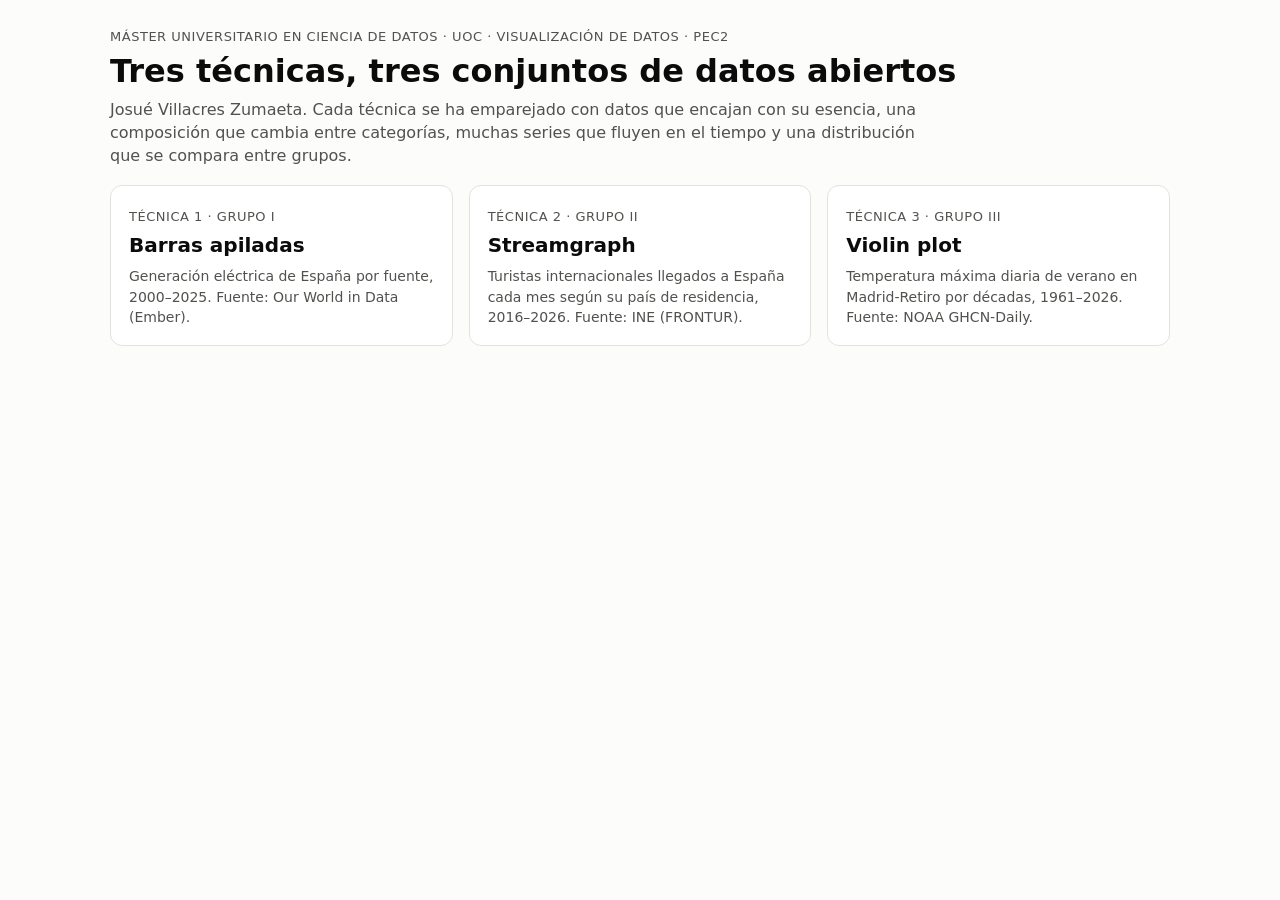
<file: index.html>
<!doctype html>
<html lang="es">
<head>
<meta charset="utf-8">
<meta name="viewport" content="width=device-width, initial-scale=1">
<title>PEC2 · Tres técnicas de visualización</title>
<link rel="stylesheet" href="css/estilo.css">
<style>
.cards { display: grid; grid-template-columns: repeat(auto-fit, minmax(280px, 1fr)); gap: 16px; margin-top: 18px; }
.cards a { display: block; text-decoration: none; color: inherit; background: #fff; border: 1px solid var(--border); border-radius: 12px; padding: 18px; transition: border-color .15s, transform .15s; }
.cards a:hover { border-color: var(--ink); transform: translateY(-2px); }
.cards .n { font-size: 13px; color: var(--ink-2); text-transform: uppercase; letter-spacing: .04em; }
.cards h2 { font-size: 20px; margin: 4px 0 6px; }
.cards p { margin: 0; color: var(--ink-2); font-size: 14px; }
</style>
</head>
<body>
<div class="wrap">
  <p class="kicker">Máster Universitario en Ciencia de Datos · UOC · Visualización de datos · PEC2</p>
  <h1>Tres técnicas, tres conjuntos de datos abiertos</h1>
  <p class="sub">Josué Villacres Zumaeta. Cada técnica se ha emparejado con datos que encajan con su esencia, una composición que cambia entre categorías, muchas series que fluyen en el tiempo y una distribución que se compara entre grupos.</p>
  <div class="cards">
    <a href="barras_apiladas.html"><span class="n">Técnica 1 · Grupo I</span><h2>Barras apiladas</h2><p>Generación eléctrica de España por fuente, 2000–2025. Fuente: Our World in Data (Ember).</p></a>
    <a href="streamgraph.html"><span class="n">Técnica 2 · Grupo II</span><h2>Streamgraph</h2><p>Turistas internacionales llegados a España cada mes según su país de residencia, 2016–2026. Fuente: INE (FRONTUR).</p></a>
    <a href="violin.html"><span class="n">Técnica 3 · Grupo III</span><h2>Violin plot</h2><p>Temperatura máxima diaria de verano en Madrid-Retiro por décadas, 1961–2026. Fuente: NOAA GHCN-Daily.</p></a>
  </div>
</div>
</body>
</html>
</file>
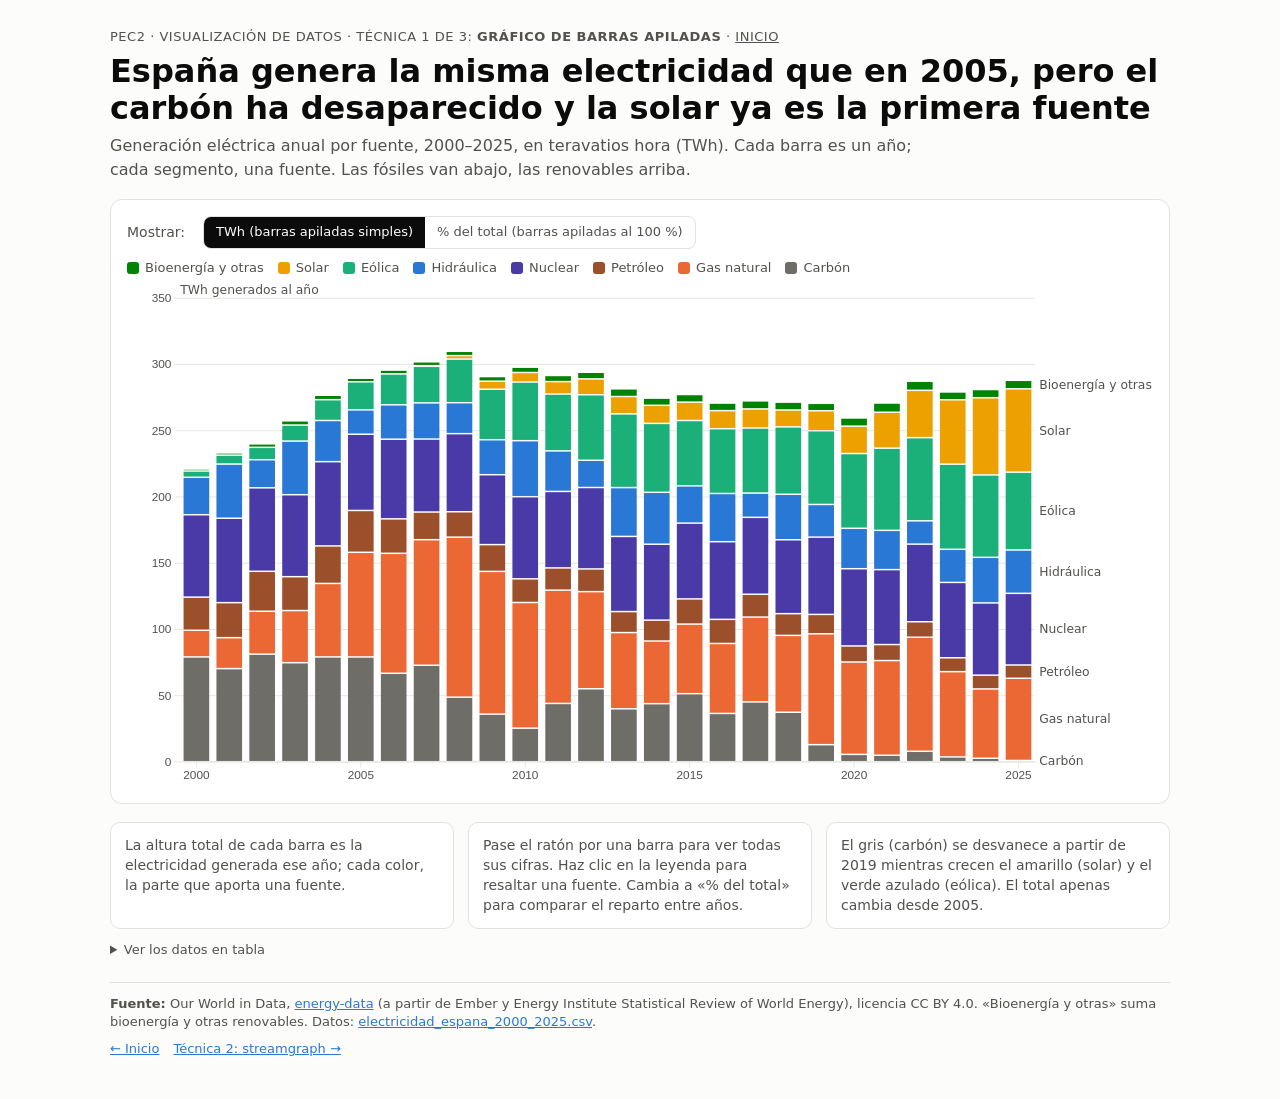
<file: barras_apiladas.html>
<!doctype html>
<html lang="es">
<head>
<meta charset="utf-8">
<meta name="viewport" content="width=device-width, initial-scale=1">
<title>Barras apiladas · Electricidad en España</title>
<link rel="stylesheet" href="css/estilo.css">
<script src="js/d3.v7.min.js"></script>
</head>
<body>
<div class="wrap">
  <p class="kicker">PEC2 · Visualización de datos · Técnica 1 de 3: <b>gráfico de barras apiladas</b> · <a href="index.html">inicio</a></p>
  <h1>España genera la misma electricidad que en 2005, pero el carbón ha desaparecido y la solar ya es la primera fuente</h1>
  <p class="sub">Generación eléctrica anual por fuente, 2000–2025, en teravatios hora (TWh). Cada barra es un año; cada segmento, una fuente. Las fósiles van abajo, las renovables arriba.</p>

  <div class="card">
    <div class="controls">
      <span>Mostrar:</span>
      <span class="seg" role="group" aria-label="Escala">
        <button id="btnAbs" aria-pressed="true">TWh (barras apiladas simples)</button>
        <button id="btnPct" aria-pressed="false">% del total (barras apiladas al 100 %)</button>
      </span>
    </div>
    <div class="legend" id="legend"></div>
    <svg id="chart" role="img" aria-label="Gráfico de barras apiladas de la generación eléctrica de España por fuente, 2000-2025"></svg>
  </div>

  <div class="howto">
    <div>La altura total de cada barra es la electricidad generada ese año; cada color, la parte que aporta una fuente.</div>
    <div>Pase el ratón por una barra para ver todas sus cifras. Haz clic en la leyenda para resaltar una fuente. Cambia a «% del total» para comparar el reparto entre años.</div>
    <div>El gris (carbón) se desvanece a partir de 2019 mientras crecen el amarillo (solar) y el verde azulado (eólica). El total apenas cambia desde 2005.</div>
  </div>

  <details><summary>Ver los datos en tabla</summary><div id="tabla"></div></details>

  <footer>
    <b>Fuente:</b> Our World in Data, <a href="https://github.com/owid/energy-data">energy-data</a> (a partir de Ember y Energy Institute Statistical Review of World Energy), licencia CC BY 4.0. «Bioenergía y otras» suma bioenergía y otras renovables. Datos: <a href="data/electricidad_espana_2000_2025.csv">electricidad_espana_2000_2025.csv</a>.
    <div class="nav"><a href="index.html">← Inicio</a><a href="streamgraph.html">Técnica 2: streamgraph →</a></div>
  </footer>
</div>
<div class="tip" id="tip"></div>
<script>
const DATA = [{"anio":2000,"Carbón":79.09,"Gas natural":20.18,"Petróleo":24.95,"Nuclear":62.21,"Hidráulica":28.26,"Eólica":4.73,"Solar":0.01,"Bioenergía y otras":1.49},{"anio":2001,"Carbón":70.27,"Gas natural":23.36,"Petróleo":26.43,"Nuclear":63.71,"Hidráulica":40.89,"Eólica":6.76,"Solar":0.02,"Bioenergía y otras":1.63},{"anio":2002,"Carbón":81.18,"Gas natural":32.39,"Petróleo":30.15,"Nuclear":63.02,"Hidráulica":21.22,"Eólica":9.34,"Solar":0.02,"Bioenergía y otras":2.59},{"anio":2003,"Carbón":74.73,"Gas natural":39.37,"Petróleo":25.57,"Nuclear":61.88,"Hidráulica":40.48,"Eólica":12.07,"Solar":0.02,"Bioenergía y otras":3.18},{"anio":2004,"Carbón":79.1,"Gas natural":55.46,"Petróleo":28.31,"Nuclear":63.61,"Hidráulica":31.08,"Eólica":15.7,"Solar":0.02,"Bioenergía y otras":3.33},{"anio":2005,"Carbón":79.06,"Gas natural":79.01,"Petróleo":31.58,"Nuclear":57.54,"Hidráulica":18.39,"Eólica":21.18,"Solar":0.05,"Bioenergía y otras":2.65},{"anio":2006,"Carbón":66.74,"Gas natural":90.57,"Petróleo":26.0,"Nuclear":60.13,"Hidráulica":25.96,"Eólica":23.3,"Solar":0.12,"Bioenergía y otras":2.77},{"anio":2007,"Carbón":72.8,"Gas natural":94.8,"Petróleo":20.86,"Nuclear":55.1,"Hidráulica":27.31,"Eólica":27.57,"Solar":0.52,"Bioenergía y otras":2.9},{"anio":2008,"Carbón":48.71,"Gas natural":120.8,"Petróleo":19.16,"Nuclear":58.97,"Hidráulica":23.36,"Eólica":32.95,"Solar":2.58,"Bioenergía y otras":3.26},{"anio":2009,"Carbón":35.91,"Gas natural":107.75,"Petróleo":20.22,"Nuclear":52.76,"Hidráulica":26.41,"Eólica":38.12,"Solar":6.06,"Bioenergía y otras":3.49},{"anio":2010,"Carbón":25.33,"Gas natural":94.85,"Petróleo":17.86,"Nuclear":61.99,"Hidráulica":42.3,"Eólica":44.27,"Solar":7.19,"Bioenergía y otras":4.01},{"anio":2011,"Carbón":43.98,"Gas natural":85.51,"Petróleo":16.8,"Nuclear":57.72,"Hidráulica":30.6,"Eólica":42.92,"Solar":9.4,"Bioenergía y otras":4.61},{"anio":2012,"Carbón":55.07,"Gas natural":73.31,"Petróleo":17.13,"Nuclear":61.47,"Hidráulica":20.55,"Eólica":49.47,"Solar":11.97,"Bioenergía y otras":4.98},{"anio":2013,"Carbón":39.94,"Gas natural":57.54,"Petróleo":15.84,"Nuclear":56.73,"Hidráulica":36.87,"Eólica":55.64,"Solar":13.1,"Bioenergía y otras":5.8},{"anio":2014,"Carbón":43.81,"Gas natural":47.27,"Petróleo":15.79,"Nuclear":57.31,"Hidráulica":39.17,"Eólica":52.01,"Solar":13.67,"Bioenergía y otras":5.41},{"anio":2015,"Carbón":51.37,"Gas natural":52.5,"Petróleo":19.02,"Nuclear":57.2,"Hidráulica":28.14,"Eólica":49.32,"Solar":13.86,"Bioenergía y otras":5.76},{"anio":2016,"Carbón":36.43,"Gas natural":52.83,"Petróleo":18.18,"Nuclear":58.63,"Hidráulica":36.4,"Eólica":48.9,"Solar":13.64,"Bioenergía y otras":5.69},{"anio":2017,"Carbón":45.13,"Gas natural":64.04,"Petróleo":17.24,"Nuclear":58.04,"Hidráulica":18.32,"Eólica":49.13,"Solar":14.4,"Bioenergía y otras":6.08},{"anio":2018,"Carbón":37.34,"Gas natural":58.0,"Petróleo":16.42,"Nuclear":55.77,"Hidráulica":34.33,"Eólica":50.89,"Solar":12.74,"Bioenergía y otras":5.91},{"anio":2019,"Carbón":12.86,"Gas natural":83.71,"Petróleo":14.61,"Nuclear":58.35,"Hidráulica":24.65,"Eólica":55.65,"Solar":15.1,"Bioenergía y otras":5.59},{"anio":2020,"Carbón":5.52,"Gas natural":69.74,"Petróleo":12.12,"Nuclear":58.3,"Hidráulica":30.51,"Eólica":56.44,"Solar":20.67,"Bioenergía y otras":6.17},{"anio":2021,"Carbón":4.86,"Gas natural":71.5,"Petróleo":12.08,"Nuclear":56.56,"Hidráulica":29.63,"Eólica":62.06,"Solar":27.1,"Bioenergía y otras":6.96},{"anio":2022,"Carbón":7.86,"Gas natural":86.1,"Petróleo":11.69,"Nuclear":58.59,"Hidráulica":17.59,"Eólica":62.78,"Solar":35.72,"Bioenergía y otras":6.82},{"anio":2023,"Carbón":3.62,"Gas natural":64.36,"Petróleo":10.48,"Nuclear":56.87,"Hidráulica":25.0,"Eólica":64.28,"Solar":48.59,"Bioenergía y otras":5.91},{"anio":2024,"Carbón":2.58,"Gas natural":52.34,"Petróleo":10.41,"Nuclear":54.53,"Hidráulica":34.41,"Eólica":62.2,"Solar":58.29,"Bioenergía y otras":6.18},{"anio":2025,"Carbón":0.92,"Gas natural":62.06,"Petróleo":10.03,"Nuclear":54.07,"Hidráulica":32.74,"Eólica":58.76,"Solar":62.9,"Bioenergía y otras":6.41}];
const KEYS = ["Carbón","Gas natural","Petróleo","Nuclear","Hidráulica","Eólica","Solar","Bioenergía y otras"];
const COLORS = {"Carbón":"#6e6d68","Gas natural":"#eb6834","Petróleo":"#9b4f2a","Nuclear":"#4a3aa7","Hidráulica":"#2a78d6","Eólica":"#1baf7a","Solar":"#eda100","Bioenergía y otras":"#008300"};
const fmt = d3.format(",.1f"), fmtES = v => fmt(v).replace(/,/g,"X").replace(/\./g,",").replace(/X/g,".");
let mode = "abs", focus = null;

const legend = d3.select("#legend");
KEYS.slice().reverse().forEach(k => {
  const it = legend.append("span").attr("class","item").attr("data-k",k)
    .on("click", () => { focus = (focus === k ? null : k); draw(); });
  it.append("span").attr("class","sw").style("background", COLORS[k]);
  it.append("span").text(k);
});

const svg = d3.select("#chart");
const W = 1040, H = 520, M = {t: 16, r: 120, b: 34, l: 54};
svg.attr("viewBox", `0 0 ${W} ${H}`);
const x = d3.scaleBand().domain(DATA.map(d => d.anio)).range([M.l, W - M.r]).paddingInner(0.22).paddingOuter(0.1);
const y = d3.scaleLinear().range([H - M.b, M.t]);
const gGrid = svg.append("g").attr("class","grid").attr("transform", `translate(${M.l},0)`);
const gBars = svg.append("g");
const gX = svg.append("g").attr("class","axis").attr("transform", `translate(0,${H - M.b})`);
const gY = svg.append("g").attr("class","axis").attr("transform", `translate(${M.l},0)`);
const gLab = svg.append("g");
const yTitle = svg.append("text").attr("class","note").attr("x", M.l).attr("y", M.t - 4);
const tip = d3.select("#tip");

function series() {
  const rows = DATA.map(d => {
    const tot = d3.sum(KEYS, k => d[k]);
    const r = {anio: d.anio, _tot: tot};
    KEYS.forEach(k => r[k] = mode === "pct" ? d[k] / tot * 100 : d[k]);
    return r;
  });
  return {rows, stack: d3.stack().keys(KEYS)(rows)};
}

function draw() {
  const {rows, stack} = series();
  y.domain(mode === "pct" ? [0, 100] : [0, 320]).nice();
  gGrid.call(d3.axisLeft(y).ticks(mode === "pct" ? 5 : 8).tickSize(-(W - M.l - M.r)).tickFormat(""));
  gY.call(d3.axisLeft(y).ticks(mode === "pct" ? 5 : 8).tickSizeOuter(0).tickFormat(v => mode === "pct" ? v + " %" : d3.format(",")(v).replace(/,/g,".")));
  gY.select(".domain").remove();
  gX.call(d3.axisBottom(x).tickValues(x.domain().filter(a => a % 5 === 0 || a === 2025)).tickSizeOuter(0));
  yTitle.text(mode === "pct" ? "% de la generación anual" : "TWh generados al año");

  const layer = gBars.selectAll("g.layer").data(stack, d => d.key)
    .join("g").attr("class","layer").attr("fill", d => COLORS[d.key]);
  layer.transition().duration(250).attr("opacity", d => focus && d.key !== focus ? 0.18 : 1);
  layer.selectAll("rect").data(d => d.map(v => ({v, key: d.key})), d => d.v.data.anio)
    .join("rect")
      .attr("x", d => x(d.v.data.anio)).attr("width", x.bandwidth())
      .on("mousemove", (ev, d) => showTip(ev, d.v.data))
      .on("mouseleave", () => tip.style("opacity", 0))
    .transition().duration(450)
      .attr("y", d => y(d.v[1]) + 1)
      .attr("height", d => Math.max(0, y(d.v[0]) - y(d.v[1]) - 1.5));

  const last = rows[rows.length - 1];
  const lastStack = stack.map(s => ({key: s.key, mid: (s[s.length - 1][0] + s[s.length - 1][1]) / 2, val: last[s.key]}));
  let ys = lastStack.map(s => ({...s, py: y(s.mid)}));
  ys.sort((a, b) => b.py - a.py);
  for (let i = 1; i < ys.length; i++) if (ys[i - 1].py - ys[i].py < 14) ys[i].py = ys[i - 1].py - 14;
  const lx = x(last.anio) + x.bandwidth() + 8;
  gLab.selectAll("text").data(ys, d => d.key).join("text")
    .attr("class","note").attr("x", lx).attr("dy", "0.35em")
    .attr("opacity", d => focus && d.key !== focus ? 0.3 : 1)
    .text(d => `${d.key} ${mode === "pct" ? fmtES(d.val) + " %" : ""}`.trim())
    .transition().duration(450).attr("y", d => d.py);

  d3.selectAll(".legend .item").classed("off", function() { return focus && this.dataset.k !== focus; });
}

function showTip(ev, row) {
  const raw = DATA.find(d => d.anio === row.anio), tot = d3.sum(KEYS, k => raw[k]);
  let h = `<b>${row.anio}</b> · total ${fmtES(tot)} TWh`;
  KEYS.slice().reverse().forEach(k => {
    h += `<div class="row"><span><span class="sw" style="display:inline-block;width:9px;height:9px;border-radius:2px;background:${COLORS[k]};margin-right:6px"></span>${k}</span><span>${fmtES(raw[k])} TWh · ${fmtES(raw[k] / tot * 100)} %</span></div>`;
  });
  tip.html(h).style("opacity", 1)
    .style("left", Math.min(ev.clientX + 14, window.innerWidth - 300) + "px")
    .style("top", (ev.clientY + 14) + "px");
}

d3.select("#btnAbs").on("click", () => { mode = "abs"; d3.select("#btnAbs").attr("aria-pressed", true); d3.select("#btnPct").attr("aria-pressed", false); draw(); });
d3.select("#btnPct").on("click", () => { mode = "pct"; d3.select("#btnPct").attr("aria-pressed", true); d3.select("#btnAbs").attr("aria-pressed", false); draw(); });

const t = d3.select("#tabla").append("table").attr("class","data");
t.append("tr").selectAll("th").data(["Año", ...KEYS, "Total"]).join("th").text(d => d);
DATA.forEach(d => t.append("tr").selectAll("td").data([d.anio, ...KEYS.map(k => fmtES(d[k])), fmtES(d3.sum(KEYS, k => d[k]))]).join("td").text(v => v));

const params = new URLSearchParams(location.search);
if (params.get("modo") === "pct") { mode = "pct"; d3.select("#btnPct").attr("aria-pressed", true); d3.select("#btnAbs").attr("aria-pressed", false); }
if (params.get("foco")) focus = params.get("foco");
draw();
</script>
</body>
</html>
</file>
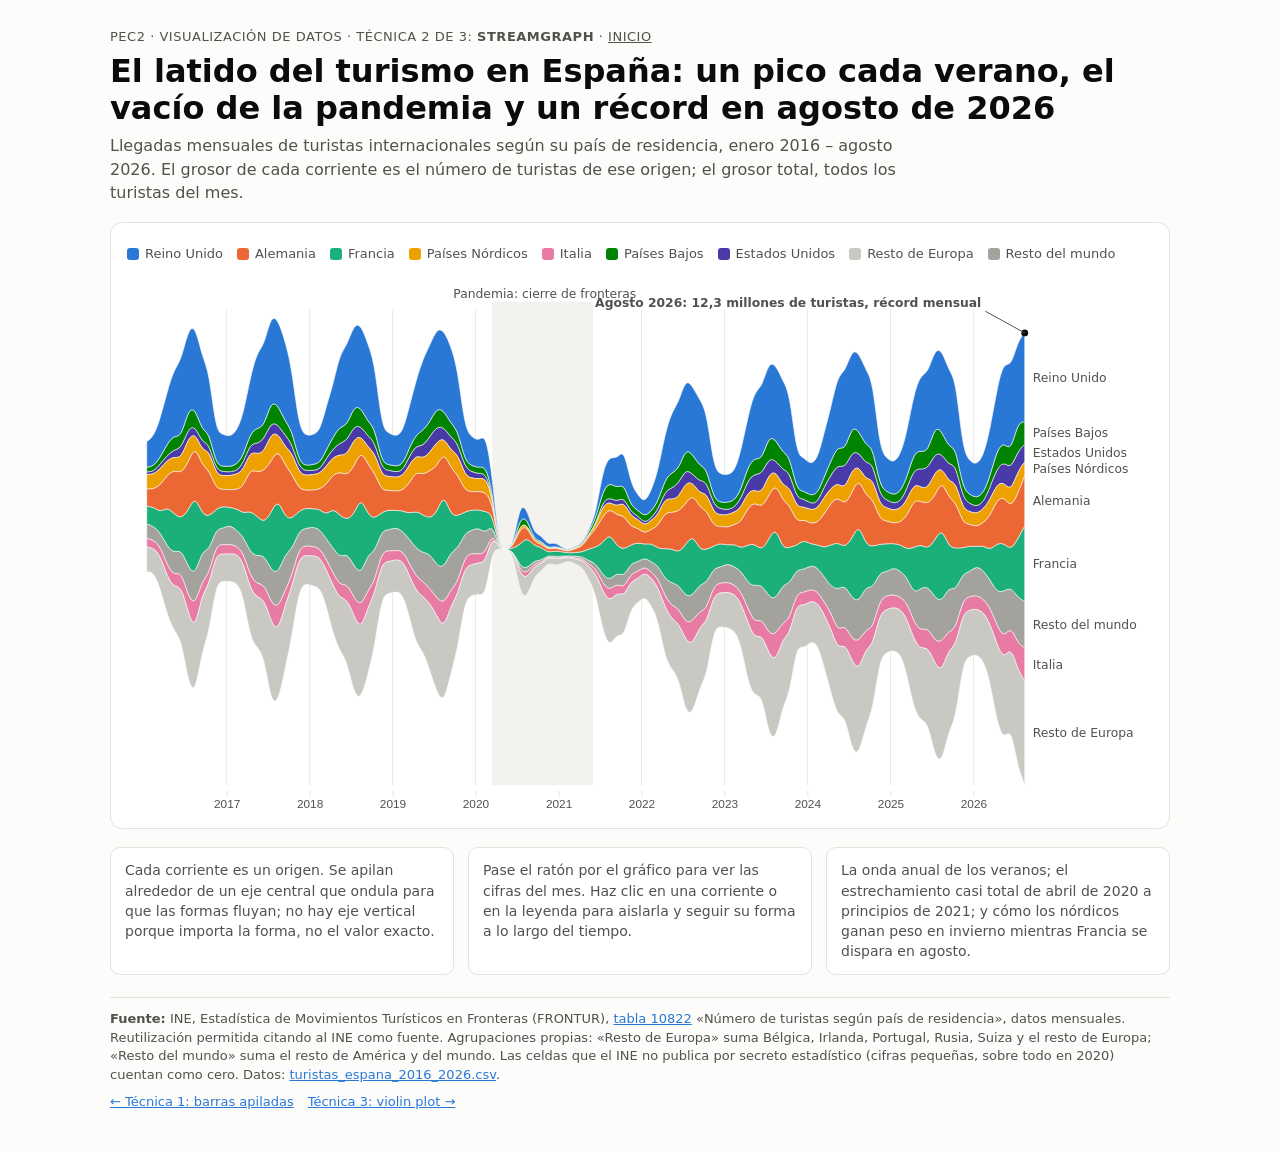
<file: streamgraph.html>
<!doctype html>
<html lang="es">
<head>
<meta charset="utf-8">
<meta name="viewport" content="width=device-width, initial-scale=1">
<title>Streamgraph · Turistas internacionales en España</title>
<link rel="stylesheet" href="css/estilo.css">
<script src="js/d3.v7.min.js"></script>
</head>
<body>
<div class="wrap">
  <p class="kicker">PEC2 · Visualización de datos · Técnica 2 de 3: <b>streamgraph</b> · <a href="index.html">inicio</a></p>
  <h1>El latido del turismo en España: un pico cada verano, el vacío de la pandemia y un récord en agosto de 2026</h1>
  <p class="sub">Llegadas mensuales de turistas internacionales según su país de residencia, enero 2016 – agosto 2026. El grosor de cada corriente es el número de turistas de ese origen; el grosor total, todos los turistas del mes.</p>

  <div class="card">
    <div class="legend" id="legend"></div>
    <svg id="chart" role="img" aria-label="Streamgraph de las llegadas mensuales de turistas internacionales a España por país de residencia, 2016-2026"></svg>
  </div>

  <div class="howto">
    <div>Cada corriente es un origen. Se apilan alrededor de un eje central que ondula para que las formas fluyan; no hay eje vertical porque importa la forma, no el valor exacto.</div>
    <div>Pase el ratón por el gráfico para ver las cifras del mes. Haz clic en una corriente o en la leyenda para aislarla y seguir su forma a lo largo del tiempo.</div>
    <div>La onda anual de los veranos; el estrechamiento casi total de abril de 2020 a principios de 2021; y cómo los nórdicos ganan peso en invierno mientras Francia se dispara en agosto.</div>
  </div>

  <footer>
    <b>Fuente:</b> INE, Estadística de Movimientos Turísticos en Fronteras (FRONTUR), <a href="https://servicios.ine.es/wstempus/js/ES/DATOS_TABLA/10822?nult=128">tabla 10822</a> «Número de turistas según país de residencia», datos mensuales. Reutilización permitida citando al INE como fuente. Agrupaciones propias: «Resto de Europa» suma Bélgica, Irlanda, Portugal, Rusia, Suiza y el resto de Europa; «Resto del mundo» suma el resto de América y del mundo. Las celdas que el INE no publica por secreto estadístico (cifras pequeñas, sobre todo en 2020) cuentan como cero. Datos: <a href="data/turistas_espana_2016_2026.csv">turistas_espana_2016_2026.csv</a>.
    <div class="nav"><a href="barras_apiladas.html">← Técnica 1: barras apiladas</a><a href="violin.html">Técnica 3: violin plot →</a></div>
  </footer>
</div>
<div class="tip" id="tip"></div>
<script>
const DATA = [{"periodo":"2016-01","Reino Unido":692291,"Alemania":469017,"Francia":472562,"Países Nórdicos":391552,"Italia":225865,"Países Bajos":124662,"Estados Unidos":73040.0,"Resto de Europa":672836.0,"Resto del mundo":404710.0},{"periodo":"2016-02","Reino Unido":805843,"Alemania":483878,"Francia":531144,"Países Nórdicos":398662,"Italia":219179,"Países Bajos":148557,"Estados Unidos":78965.0,"Resto de Europa":644646.0,"Resto del mundo":367854.0},{"periodo":"2016-03","Reino Unido":1058312,"Alemania":737620,"Francia":549879,"Países Nórdicos":449035,"Italia":248525,"Países Bajos":175242,"Estados Unidos":132024.0,"Resto de Europa":888746.0,"Resto del mundo":387823.0},{"periodo":"2016-04","Reino Unido":1423065,"Alemania":866532,"Francia":1083531,"Países Nórdicos":399954,"Italia":306745,"Países Bajos":321507,"Estados Unidos":136351.0,"Resto de Europa":1028777.0,"Resto del mundo":519866.0},{"periodo":"2016-05","Reino Unido":1794232,"Alemania":1192192,"Francia":1060300,"Países Nórdicos":359162,"Italia":319683,"Países Bajos":380876,"Estados Unidos":195801.0,"Resto de Europa":1192739.0,"Resto del mundo":616169.0},{"periodo":"2016-06","Reino Unido":2088747,"Alemania":1222455,"Francia":823641,"Países Nórdicos":409531,"Italia":394281,"Países Bajos":306457,"Estados Unidos":273590.0,"Resto de Europa":1436076.0,"Resto del mundo":597978.0},{"periodo":"2016-07","Reino Unido":2166552,"Alemania":1296255,"Francia":1513745,"Países Nórdicos":656881,"Italia":449455,"Países Bajos":508443,"Estados Unidos":275329.0,"Resto de Europa":1866927.0,"Resto del mundo":812202.0},{"periodo":"2016-08","Reino Unido":2248819,"Alemania":1366503,"Francia":2172343,"Países Nórdicos":349532,"Italia":669959,"Países Bajos":477827,"Estados Unidos":186638.0,"Resto de Europa":1743807.0,"Resto del mundo":812042.0},{"periodo":"2016-09","Reino Unido":1995183,"Alemania":1292163,"Francia":976503,"Países Nórdicos":409879,"Italia":345530,"Países Bajos":321168,"Estados Unidos":228566.0,"Resto de Europa":1539711.0,"Resto del mundo":823905.0},{"periodo":"2016-10","Reino Unido":1654697,"Alemania":1280465,"Francia":933819,"Países Nórdicos":538452,"Italia":292811,"Países Bajos":304075,"Estados Unidos":185856.0,"Resto de Europa":1294899.0,"Resto del mundo":652648.0},{"periodo":"2016-11","Reino Unido":866957,"Alemania":545434,"Francia":533056,"Países Nórdicos":400748,"Italia":234531,"Países Bajos":145803,"Estados Unidos":119530.0,"Resto de Europa":810564.0,"Resto del mundo":441639.0},{"periodo":"2016-12","Reino Unido":880670,"Alemania":456142,"Francia":608018,"Países Nórdicos":365635,"Italia":262757,"Países Bajos":140414,"Estados Unidos":116122.0,"Resto de Europa":721549.0,"Resto del mundo":439139.0},{"periodo":"2017-01","Reino Unido":797942,"Alemania":482184,"Francia":464734,"Países Nórdicos":383348,"Italia":254180,"Países Bajos":147053,"Estados Unidos":98550.0,"Resto de Europa":741834.0,"Resto del mundo":535912.0},{"periodo":"2017-02","Reino Unido":919566,"Alemania":518185,"Francia":600228,"Países Nórdicos":410377,"Italia":210541,"Países Bajos":168291,"Estados Unidos":99612.0,"Resto de Europa":774234.0,"Resto del mundo":418103.0},{"periodo":"2017-03","Reino Unido":1123087,"Alemania":718709,"Francia":615336,"Países Nórdicos":455820,"Italia":265201,"Países Bajos":199662,"Estados Unidos":192300.0,"Resto de Europa":892273.0,"Resto del mundo":451555.0},{"periodo":"2017-04","Reino Unido":1507935,"Alemania":1138904,"Francia":1137148,"Países Nórdicos":473229,"Italia":347714,"Países Bajos":283275,"Estados Unidos":216435.0,"Resto de Europa":1329726.0,"Resto del mundo":647230.0},{"periodo":"2017-05","Reino Unido":2066225,"Alemania":1190326,"Francia":1080860,"Países Nórdicos":496039,"Italia":365256,"Países Bajos":421259,"Estados Unidos":282968.0,"Resto de Europa":1343448.0,"Resto del mundo":756270.0},{"periodo":"2017-06","Reino Unido":2185425,"Alemania":1419474,"Francia":857190,"Países Nórdicos":504068,"Italia":408387,"Países Bajos":350954,"Estados Unidos":349657.0,"Resto de Europa":1563823.0,"Resto del mundo":792995.0},{"periodo":"2017-07","Reino Unido":2327431,"Alemania":1385774,"Francia":1556913,"Países Nórdicos":757074,"Italia":515237,"Países Bajos":563122,"Estados Unidos":316982.0,"Resto de Europa":2179704.0,"Resto del mundo":891200.0},{"periodo":"2017-08","Reino Unido":2323782,"Alemania":1341709,"Francia":2041073,"Países Nórdicos":431136,"Italia":649424,"Países Bajos":528911,"Estados Unidos":232819.0,"Resto de Europa":1919169.0,"Resto del mundo":929722.0},{"periodo":"2017-09","Reino Unido":2173773,"Alemania":1404947,"Francia":984552,"Países Nórdicos":498100,"Italia":386059,"Países Bajos":379013,"Estados Unidos":321304.0,"Resto de Europa":1729969.0,"Resto del mundo":999552.0},{"periodo":"2017-10","Reino Unido":1658268,"Alemania":1223097,"Francia":840631,"Países Nórdicos":584930,"Italia":303950,"Países Bajos":363241,"Estados Unidos":244060.0,"Resto de Europa":1334078.0,"Resto del mundo":717675.0},{"periodo":"2017-11","Reino Unido":911187,"Alemania":592676,"Francia":536506,"Países Nórdicos":435826,"Italia":255504,"Países Bajos":165527,"Estados Unidos":154266.0,"Resto de Europa":853365.0,"Resto del mundo":487717.0},{"periodo":"2017-12","Reino Unido":812153,"Alemania":481391,"Francia":552099,"Países Nórdicos":396602,"Italia":261413,"Países Bajos":134242,"Estados Unidos":128530.0,"Resto de Europa":749365.0,"Resto del mundo":466734.0},{"periodo":"2018-01","Reino Unido":799284,"Alemania":502305,"Francia":489063,"Países Nórdicos":426310,"Italia":259393,"Países Bajos":160700,"Estados Unidos":118772.0,"Resto de Europa":821404.0,"Resto del mundo":529368.0},{"periodo":"2018-02","Reino Unido":863704,"Alemania":536034,"Francia":545120,"Países Nórdicos":420378,"Italia":233046,"Países Bajos":172552,"Estados Unidos":111260.0,"Resto de Europa":816107.0,"Resto del mundo":519847.0},{"periodo":"2018-03","Reino Unido":1184251,"Alemania":823232,"Francia":647445,"Países Nórdicos":504352,"Italia":283169,"Países Bajos":227053,"Estados Unidos":206825.0,"Resto de Europa":959399.0,"Resto del mundo":557463.0},{"periodo":"2018-04","Reino Unido":1422435,"Alemania":917613,"Francia":1080895,"Países Nórdicos":463226,"Italia":347141,"Países Bajos":324884,"Estados Unidos":231626.0,"Resto de Europa":1309567.0,"Resto del mundo":682990.0},{"periodo":"2018-05","Reino Unido":1983454,"Alemania":1180827,"Francia":1146661,"Países Nórdicos":475760,"Italia":342494,"Países Bajos":446583,"Estados Unidos":318279.0,"Resto de Europa":1439736.0,"Resto del mundo":752254.0},{"periodo":"2018-06","Reino Unido":2173824,"Alemania":1206593,"Francia":895721,"Países Nórdicos":541184,"Italia":420236,"Países Bajos":404676,"Estados Unidos":397104.0,"Resto de Europa":1680684.0,"Resto del mundo":834285.0},{"periodo":"2018-07","Reino Unido":2214662,"Alemania":1281415,"Francia":1388735,"Países Nórdicos":765737,"Italia":490594,"Países Bajos":537542,"Estados Unidos":358464.0,"Resto de Europa":2108945.0,"Resto del mundo":874152.0},{"periodo":"2018-08","Reino Unido":2248604,"Alemania":1261896,"Francia":2114381,"Países Nórdicos":398674,"Italia":636112,"Países Bajos":502545,"Estados Unidos":252804.0,"Resto de Europa":1893751.0,"Resto del mundo":866993.0},{"periodo":"2018-09","Reino Unido":2110577,"Alemania":1363598,"Francia":1043434,"Países Nórdicos":467916,"Italia":467229,"Países Bajos":382511,"Estados Unidos":309146.0,"Resto de Europa":1801127.0,"Resto del mundo":986771.0},{"periodo":"2018-10","Reino Unido":1732143,"Alemania":1229193,"Francia":910512,"Países Nórdicos":556384,"Italia":324470,"Países Bajos":376098,"Estados Unidos":303563.0,"Resto de Europa":1416726.0,"Resto del mundo":800771.0},{"periodo":"2018-11","Reino Unido":934572,"Alemania":575223,"Francia":477488,"Países Nórdicos":409266,"Italia":287656,"Países Bajos":166221,"Estados Unidos":186385.0,"Resto de Europa":912079.0,"Resto del mundo":587983.0},{"periodo":"2018-12","Reino Unido":856447,"Alemania":537026,"Francia":553866,"Países Nórdicos":374348,"Italia":297914,"Países Bajos":153905,"Estados Unidos":165259.0,"Resto de Europa":857634.0,"Resto del mundo":558397.0},{"periodo":"2019-01","Reino Unido":807362,"Alemania":517785,"Francia":446062,"Países Nórdicos":378280,"Italia":245224,"Países Bajos":152557,"Estados Unidos":148607.0,"Resto de Europa":865724.0,"Resto del mundo":634039.0},{"periodo":"2019-02","Reino Unido":885676,"Alemania":548064,"Francia":566827,"Países Nórdicos":392980,"Italia":263903,"Países Bajos":168722,"Estados Unidos":134549.0,"Resto de Europa":891672.0,"Resto del mundo":528109.0},{"periodo":"2019-03","Reino Unido":1109683,"Alemania":809144,"Francia":676480,"Países Nórdicos":493878,"Italia":320311,"Países Bajos":221834,"Estados Unidos":245642.0,"Resto de Europa":1105236.0,"Resto del mundo":667369.0},{"periodo":"2019-04","Reino Unido":1461671,"Alemania":1072814,"Francia":1019617,"Países Nórdicos":450295,"Italia":388321,"Países Bajos":296074,"Estados Unidos":258668.0,"Resto de Europa":1432629.0,"Resto del mundo":765946.0},{"periodo":"2019-05","Reino Unido":1950529,"Alemania":1085570,"Francia":1020302,"Países Nórdicos":431764,"Italia":403175,"Países Bajos":426675,"Estados Unidos":344081.0,"Resto de Europa":1472130.0,"Resto del mundo":784978.0},{"periodo":"2019-06","Reino Unido":2074006,"Alemania":1295337,"Francia":958217,"Países Nórdicos":497735,"Italia":405887,"Países Bajos":395792,"Estados Unidos":434190.0,"Resto de Europa":1824730.0,"Resto del mundo":948001.0},{"periodo":"2019-07","Reino Unido":2154808,"Alemania":1243087,"Francia":1436108,"Países Nórdicos":662151,"Italia":481829,"Países Bajos":508260,"Estados Unidos":424512.0,"Resto de Europa":2071310.0,"Resto del mundo":891205.0},{"periodo":"2019-08","Reino Unido":2172298,"Alemania":1130065,"Francia":2019857,"Países Nórdicos":391171,"Italia":671330,"Países Bajos":454867,"Estados Unidos":274194.0,"Resto de Europa":2022534.0,"Resto del mundo":982048.0},{"periodo":"2019-09","Reino Unido":2094377,"Alemania":1265644,"Francia":984031,"Países Nórdicos":480401,"Italia":431263,"Países Bajos":375562,"Estados Unidos":363472.0,"Resto de Europa":1823914.0,"Resto del mundo":1026489.0},{"periodo":"2019-10","Reino Unido":1643636,"Alemania":1126442,"Francia":893084,"Países Nórdicos":562666,"Italia":323855,"Países Bajos":337848,"Estados Unidos":304838.0,"Resto de Europa":1466348.0,"Resto del mundo":929032.0},{"periodo":"2019-11","Reino Unido":872392,"Alemania":569008,"Francia":574259,"Países Nórdicos":424650,"Italia":294195,"Países Bajos":182139,"Estados Unidos":217435.0,"Resto de Europa":885542.0,"Resto del mundo":635401.0},{"periodo":"2019-12","Reino Unido":786044,"Alemania":495062,"Francia":552553,"Países Nórdicos":364141,"Italia":305220,"Países Bajos":163930,"Estados Unidos":174682.0,"Resto de Europa":837867.0,"Resto del mundo":625243.0},{"periodo":"2020-01","Reino Unido":714288,"Alemania":493713,"Francia":481062,"Países Nórdicos":340509,"Italia":235011,"Países Bajos":162843,"Estados Unidos":142008.0,"Resto de Europa":839487.0,"Resto del mundo":724102.0},{"periodo":"2020-02","Reino Unido":888521,"Alemania":533079,"Francia":592609,"Países Nórdicos":396370,"Italia":255313,"Países Bajos":195975,"Estados Unidos":124813.0,"Resto de Europa":915465.0,"Resto del mundo":525199.0},{"periodo":"2020-03","Reino Unido":399515,"Alemania":273067,"Francia":286821,"Países Nórdicos":166244,"Italia":62417,"Países Bajos":95360,"Estados Unidos":78643.0,"Resto de Europa":393952.0,"Resto del mundo":241242.0},{"periodo":"2020-04","Reino Unido":0,"Alemania":0,"Francia":0,"Países Nórdicos":0,"Italia":0,"Países Bajos":0,"Estados Unidos":0.0,"Resto de Europa":0.0,"Resto del mundo":0.0},{"periodo":"2020-05","Reino Unido":0,"Alemania":0,"Francia":0,"Países Nórdicos":0,"Italia":0,"Países Bajos":0,"Estados Unidos":0.0,"Resto de Europa":0.0,"Resto del mundo":0.0},{"periodo":"2020-06","Reino Unido":9436,"Alemania":34547,"Francia":67859,"Países Nórdicos":4736,"Italia":11355,"Países Bajos":13128,"Estados Unidos":0.0,"Resto de Europa":36282.0,"Resto del mundo":0.0},{"periodo":"2020-07","Reino Unido":379039,"Alemania":430014,"Francia":596334,"Países Nórdicos":94344,"Italia":103190,"Países Bajos":191104,"Estados Unidos":15117.0,"Resto de Europa":537251.0,"Resto del mundo":114268.0},{"periodo":"2020-08","Reino Unido":254236,"Alemania":296447,"Francia":865789,"Países Nórdicos":47819,"Italia":136812,"Países Bajos":151213,"Estados Unidos":12656.0,"Resto de Europa":537234.0,"Resto del mundo":135641.0},{"periodo":"2020-09","Reino Unido":162489,"Alemania":88109,"Francia":390674,"Países Nórdicos":35833,"Italia":59535,"Países Bajos":33789,"Estados Unidos":9849.0,"Resto de Europa":278615.0,"Resto del mundo":79975.0},{"periodo":"2020-10","Reino Unido":148009,"Alemania":83329,"Francia":381401,"Países Nórdicos":51090,"Italia":37782,"Países Bajos":35237,"Estados Unidos":8450.0,"Resto de Europa":216740.0,"Resto del mundo":58737.0},{"periodo":"2020-11","Reino Unido":85351,"Alemania":76410,"Francia":61360,"Países Nórdicos":18036,"Italia":21115,"Países Bajos":18346,"Estados Unidos":4752.0,"Resto de Europa":135516.0,"Resto del mundo":35927.0},{"periodo":"2020-12","Reino Unido":109320,"Alemania":82722,"Francia":163841,"Países Nórdicos":20348,"Italia":24875,"Países Bajos":21366,"Estados Unidos":7150.0,"Resto de Europa":172521.0,"Resto del mundo":46847.0},{"periodo":"2021-01","Reino Unido":23260,"Alemania":51123,"Francia":117726,"Países Nórdicos":19409,"Italia":22824,"Países Bajos":15914,"Estados Unidos":6087.0,"Resto de Europa":141472.0,"Resto del mundo":40156.0},{"periodo":"2021-02","Reino Unido":14367,"Alemania":36877,"Francia":74937,"Países Nórdicos":11824,"Italia":19660,"Países Bajos":11409,"Estados Unidos":5417.0,"Resto de Europa":89759.0,"Resto del mundo":20725.0},{"periodo":"2021-03","Reino Unido":19748,"Alemania":104567,"Francia":105698,"Países Nórdicos":21267,"Italia":30609,"Países Bajos":18160,"Estados Unidos":7188.0,"Resto de Europa":126633.0,"Resto del mundo":57557.0},{"periodo":"2021-04","Reino Unido":23860,"Alemania":143500,"Francia":115683,"Países Nórdicos":26846,"Italia":40255,"Países Bajos":26989,"Estados Unidos":7726.0,"Resto de Europa":187899.0,"Resto del mundo":53389.0},{"periodo":"2021-05","Reino Unido":51128,"Alemania":338709,"Francia":330343,"Países Nórdicos":42166,"Italia":62693,"Países Bajos":72196,"Estados Unidos":14769.0,"Resto de Europa":356205.0,"Resto del mundo":94954.0},{"periodo":"2021-06","Reino Unido":142482,"Alemania":500058,"Francia":438734,"Países Nórdicos":111756,"Italia":134073,"Países Bajos":147337,"Estados Unidos":41616.0,"Resto de Europa":553730.0,"Resto del mundo":146571.0},{"periodo":"2021-07","Reino Unido":554277,"Alemania":707397,"Francia":875875,"Países Nórdicos":297318,"Italia":220126,"Países Bajos":292840,"Estados Unidos":121228.0,"Resto de Europa":1080438.0,"Resto del mundo":249494.0},{"periodo":"2021-08","Reino Unido":714013,"Alemania":679144,"Francia":1292411,"Países Nórdicos":174888,"Italia":309752,"Países Bajos":414900,"Estados Unidos":113549.0,"Resto de Europa":1227997.0,"Resto del mundo":269866.0},{"periodo":"2021-09","Reino Unido":788194,"Alemania":833147,"Francia":689153,"Países Nórdicos":235910,"Italia":237310,"Países Bajos":361606,"Estados Unidos":140884.0,"Resto de Europa":1117331.0,"Resto del mundo":300397.0},{"periodo":"2021-10","Reino Unido":957025,"Alemania":929665,"Francia":752882,"Países Nórdicos":371608,"Italia":217969,"Países Bajos":366856,"Estados Unidos":131656.0,"Resto de Europa":1102097.0,"Resto del mundo":319060.0},{"periodo":"2021-11","Reino Unido":598624,"Alemania":480277,"Francia":498667,"Países Nórdicos":285256,"Italia":211377,"Países Bajos":172807,"Estados Unidos":109874.0,"Resto de Europa":730240.0,"Resto del mundo":274791.0},{"periodo":"2021-12","Reino Unido":415656,"Alemania":404430,"Francia":530562,"Países Nórdicos":241406,"Italia":196774,"Países Bajos":147840,"Estados Unidos":97848.0,"Resto de Europa":643594.0,"Resto del mundo":269415.0},{"periodo":"2022-01","Reino Unido":364528,"Alemania":282002,"Francia":347451,"Países Nórdicos":207972,"Italia":156847,"Países Bajos":185268,"Estados Unidos":68894.0,"Resto de Europa":649190.0,"Resto del mundo":239291.0},{"periodo":"2022-02","Reino Unido":578598,"Alemania":389420,"Francia":514035,"Países Nórdicos":248322,"Italia":166835,"Países Bajos":180896,"Estados Unidos":69157.0,"Resto de Europa":752191.0,"Resto del mundo":279835.0},{"periodo":"2022-03","Reino Unido":826572,"Alemania":608382,"Francia":457400,"Países Nórdicos":295894,"Italia":235869,"Países Bajos":222929,"Estados Unidos":150458.0,"Resto de Europa":883757.0,"Resto del mundo":358270.0},{"periodo":"2022-04","Reino Unido":1245117,"Alemania":990455,"Francia":826837,"Países Nórdicos":388057,"Italia":298122,"Países Bajos":318612,"Estados Unidos":198897.0,"Resto de Europa":1364723.0,"Resto del mundo":475497.0},{"periodo":"2022-05","Reino Unido":1651886,"Alemania":976860,"Francia":929452,"Países Nórdicos":345792,"Italia":357729,"Países Bajos":421683,"Estados Unidos":314776.0,"Resto de Europa":1361072.0,"Resto del mundo":629101.0},{"periodo":"2022-06","Reino Unido":1809242,"Alemania":1132151,"Francia":869316,"Países Nórdicos":382829,"Italia":403785,"Países Bajos":385829,"Estados Unidos":385447.0,"Resto de Europa":1494761.0,"Resto del mundo":634796.0},{"periodo":"2022-07","Reino Unido":1893450,"Alemania":1097080,"Francia":1421122,"Países Nórdicos":577936,"Italia":471298,"Países Bajos":559885,"Estados Unidos":364025.0,"Resto de Europa":1974444.0,"Resto del mundo":732149.0},{"periodo":"2022-08","Reino Unido":1840664,"Alemania":1111063,"Francia":1647034,"Países Nórdicos":308597,"Italia":640666,"Países Bajos":526669,"Estados Unidos":223790.0,"Resto de Europa":1856495.0,"Resto del mundo":693687.0},{"periodo":"2022-09","Reino Unido":1794754,"Alemania":1141699,"Francia":915947,"Países Nórdicos":381768,"Italia":401483,"Países Bajos":415211,"Estados Unidos":337593.0,"Resto de Europa":1649395.0,"Resto del mundo":729361.0},{"periodo":"2022-10","Reino Unido":1525460,"Alemania":1059486,"Francia":915762,"Países Nórdicos":482246,"Italia":356677,"Países Bajos":351388,"Estados Unidos":316276.0,"Resto de Europa":1447615.0,"Resto del mundo":722074.0},{"periodo":"2022-11","Reino Unido":826874,"Alemania":526060,"Francia":589080,"Países Nórdicos":363681,"Italia":264514,"Países Bajos":187890,"Estados Unidos":200787.0,"Resto de Europa":902281.0,"Resto del mundo":473485.0},{"periodo":"2022-12","Reino Unido":764766,"Alemania":453940,"Francia":662604,"Países Nórdicos":308131,"Italia":257314,"Países Bajos":166830,"Estados Unidos":171374.0,"Resto de Europa":914898.0,"Resto del mundo":427435.0},{"periodo":"2023-01","Reino Unido":742154,"Alemania":479860,"Francia":484456,"Países Nórdicos":343262,"Italia":280836,"Países Bajos":204528,"Estados Unidos":139794.0,"Resto de Europa":955012.0,"Resto del mundo":505092.0},{"periodo":"2023-02","Reino Unido":781118,"Alemania":532120,"Francia":628078,"Países Nórdicos":332516,"Italia":238635,"Países Bajos":183275,"Estados Unidos":132520.0,"Resto de Europa":998896.0,"Resto del mundo":493507.0},{"periodo":"2023-03","Reino Unido":1059681,"Alemania":706069,"Francia":600735,"Países Nórdicos":385016,"Italia":315773,"Países Bajos":239466,"Estados Unidos":258508.0,"Resto de Europa":1110634.0,"Resto del mundo":571457.0},{"periodo":"2023-04","Reino Unido":1350327,"Alemania":1009178,"Francia":1045941,"Países Nórdicos":428941,"Italia":387229,"Países Bajos":375048,"Estados Unidos":320471.0,"Resto de Europa":1615432.0,"Resto del mundo":695527.0},{"periodo":"2023-05","Reino Unido":1809842,"Alemania":1124990,"Francia":1149677,"Países Nórdicos":337942,"Italia":422069,"Países Bajos":436696,"Estados Unidos":435908.0,"Resto de Europa":1573097.0,"Resto del mundo":1010163.0},{"periodo":"2023-06","Reino Unido":1967965,"Alemania":1155935,"Francia":909059,"Países Nórdicos":394490,"Italia":428485,"Países Bajos":388378,"Estados Unidos":521113.0,"Resto de Europa":1628106.0,"Resto del mundo":913929.0},{"periodo":"2023-07","Reino Unido":1998014,"Alemania":1173471,"Francia":1562150,"Países Nórdicos":584483,"Italia":543476,"Países Bajos":599314,"Estados Unidos":439762.0,"Resto de Europa":2207901.0,"Resto del mundo":1008345.0},{"periodo":"2023-08","Reino Unido":2036999,"Alemania":1181927,"Francia":1974734,"Países Nórdicos":330545,"Italia":742187,"Países Bajos":555125,"Estados Unidos":292531.0,"Resto de Europa":2121144.0,"Resto del mundo":950970.0},{"periodo":"2023-09","Reino Unido":1943531,"Alemania":1295042,"Francia":958862,"Países Nórdicos":405219,"Italia":431025,"Países Bajos":472981,"Estados Unidos":436934.0,"Resto de Europa":1831295.0,"Resto del mundo":1020536.0},{"periodo":"2023-10","Reino Unido":1710770,"Alemania":1146363,"Francia":995832,"Países Nórdicos":505173,"Italia":404351,"Países Bajos":430650,"Estados Unidos":397746.0,"Resto de Europa":1609693.0,"Resto del mundo":986446.0},{"periodo":"2023-11","Reino Unido":949322,"Alemania":623346,"Francia":639773,"Países Nórdicos":405135,"Italia":302456,"Países Bajos":229622,"Estados Unidos":241554.0,"Resto de Europa":1118321.0,"Resto del mundo":625968.0},{"periodo":"2023-12","Reino Unido":912563,"Alemania":561358,"Francia":818968,"Países Nórdicos":342953,"Italia":353227,"Países Bajos":205546,"Estados Unidos":219043.0,"Resto de Europa":1165444.0,"Resto del mundo":629982.0},{"periodo":"2024-01","Reino Unido":832977,"Alemania":551064,"Francia":571720,"Países Nórdicos":370480,"Italia":323793,"Países Bajos":216467,"Estados Unidos":176301.0,"Resto de Europa":1087773.0,"Resto del mundo":644972.0},{"periodo":"2024-02","Reino Unido":939504,"Alemania":592522,"Francia":620585,"Países Nórdicos":374406,"Italia":299732,"Países Bajos":248738,"Estados Unidos":164930.0,"Resto de Europa":1123767.0,"Resto del mundo":649313.0},{"periodo":"2024-03","Reino Unido":1198166,"Alemania":909458,"Francia":791050,"Países Nórdicos":459625,"Italia":339758,"Países Bajos":265940,"Estados Unidos":286915.0,"Resto de Europa":1414124.0,"Resto del mundo":685436.0},{"periodo":"2024-04","Reino Unido":1456673,"Alemania":1136338,"Francia":1134898,"Países Nórdicos":401590,"Italia":456435,"Países Bajos":393641,"Estados Unidos":355374.0,"Resto de Europa":1734418.0,"Resto del mundo":714383.0},{"periodo":"2024-05","Reino Unido":1913013,"Alemania":1233336,"Francia":1279345,"Países Nórdicos":385531,"Italia":477792,"Países Bajos":505310,"Estados Unidos":500718.0,"Resto de Europa":1807959.0,"Resto del mundo":1152982.0},{"periodo":"2024-06","Reino Unido":2134301,"Alemania":1136095,"Francia":1010876,"Países Nórdicos":437362,"Italia":513067,"Países Bajos":477192,"Estados Unidos":570710.0,"Resto de Europa":1954096.0,"Resto del mundo":1065875.0},{"periodo":"2024-07","Reino Unido":2056858,"Alemania":1245154,"Francia":1610659,"Países Nórdicos":623715,"Italia":579117,"Países Bajos":700249,"Estados Unidos":487448.0,"Resto de Europa":2417234.0,"Resto del mundo":1131913.0},{"periodo":"2024-08","Reino Unido":2119112,"Alemania":1241126,"Francia":2131608,"Países Nórdicos":324508,"Italia":798493,"Países Bajos":581921,"Estados Unidos":369449.0,"Resto de Europa":2293374.0,"Resto del mundo":1069994.0},{"periodo":"2024-09","Reino Unido":2042844,"Alemania":1313851,"Francia":1096509,"Países Nórdicos":438162,"Italia":507225,"Países Bajos":496045,"Estados Unidos":444619.0,"Resto de Europa":2085843.0,"Resto del mundo":1176918.0},{"periodo":"2024-10","Reino Unido":1788802,"Alemania":1305958,"Francia":1152755,"Países Nórdicos":553130,"Italia":456364,"Países Bajos":427581,"Estados Unidos":424712.0,"Resto de Europa":1758667.0,"Resto del mundo":1093963.0},{"periodo":"2024-11","Reino Unido":1000797,"Alemania":650582,"Francia":750972,"Países Nórdicos":401750,"Italia":370049,"Países Bajos":244882,"Estados Unidos":271471.0,"Resto de Europa":1218881.0,"Resto del mundo":760835.0},{"periodo":"2024-12","Reino Unido":899215,"Alemania":623545,"Francia":772023,"Países Nórdicos":355953,"Italia":375778,"Países Bajos":227079,"Estados Unidos":214290.0,"Resto de Europa":1165691.0,"Resto del mundo":630803.0},{"periodo":"2025-01","Reino Unido":868522,"Alemania":537833,"Francia":643124,"Países Nórdicos":348011,"Italia":340140,"Países Bajos":226665,"Estados Unidos":193108.0,"Resto de Europa":1160738.0,"Resto del mundo":748834.0},{"periodo":"2025-02","Reino Unido":1004820,"Alemania":620687,"Francia":721769,"Países Nórdicos":371787,"Italia":323521,"Países Bajos":272233,"Estados Unidos":184596.0,"Resto de Europa":1214312.0,"Resto del mundo":702452.0},{"periodo":"2025-03","Reino Unido":1240739,"Alemania":897683,"Francia":764846,"Países Nórdicos":437525,"Italia":438101,"Países Bajos":303563,"Estados Unidos":319806.0,"Resto de Europa":1501481.0,"Resto del mundo":691168.0},{"periodo":"2025-04","Reino Unido":1621678,"Alemania":1293262,"Francia":1258997,"Países Nórdicos":447186,"Italia":473919,"Países Bajos":446650,"Estados Unidos":387166.0,"Resto de Europa":1891432.0,"Resto del mundo":783405.0},{"periodo":"2025-05","Reino Unido":2056861,"Alemania":1157023,"Francia":1185907,"Países Nórdicos":384716,"Italia":497074,"Países Bajos":496607,"Estados Unidos":497701.0,"Resto de Europa":1923587.0,"Resto del mundo":1171397.0},{"periodo":"2025-06","Reino Unido":2143688,"Alemania":1225101,"Francia":1005385,"Países Nórdicos":410347,"Italia":522553,"Países Bajos":449667,"Estados Unidos":546830.0,"Resto de Europa":2058806.0,"Resto del mundo":1110795.0},{"periodo":"2025-07","Reino Unido":2071610,"Alemania":1182073,"Francia":1552720,"Países Nórdicos":654466,"Italia":613414,"Países Bajos":744668,"Estados Unidos":513422.0,"Resto de Europa":2501147.0,"Resto del mundo":1193161.0},{"periodo":"2025-08","Reino Unido":2206128,"Alemania":1297840,"Francia":2014162,"Países Nórdicos":348906,"Italia":807804,"Países Bajos":612528,"Estados Unidos":365357.0,"Resto de Europa":2487354.0,"Resto del mundo":1087142.0},{"periodo":"2025-09","Reino Unido":2085802,"Alemania":1312810,"Francia":1071092,"Países Nórdicos":438907,"Italia":493968,"Países Bajos":478493,"Estados Unidos":458291.0,"Resto de Europa":2185048.0,"Resto del mundo":1193313.0},{"periodo":"2025-10","Reino Unido":1839673,"Alemania":1264613,"Francia":1153784,"Países Nórdicos":549921,"Italia":452073,"Países Bajos":468786,"Estados Unidos":477675.0,"Resto de Europa":1984961.0,"Resto del mundo":1062720.0},{"periodo":"2025-11","Reino Unido":1046722,"Alemania":667420,"Francia":691775,"Países Nórdicos":389415,"Italia":387842,"Países Bajos":258584,"Estados Unidos":298335.0,"Resto de Europa":1332558.0,"Resto del mundo":702245.0},{"periodo":"2025-12","Reino Unido":898179,"Alemania":594490,"Francia":703928,"Países Nórdicos":342767,"Italia":354580,"Países Bajos":249199,"Estados Unidos":214378.0,"Resto de Europa":1240940.0,"Resto del mundo":678905.0},{"periodo":"2026-01","Reino Unido":897095,"Alemania":527327,"Francia":517788,"Países Nórdicos":354110,"Italia":367717,"Países Bajos":230120,"Estados Unidos":199216.0,"Resto de Europa":1237749.0,"Resto del mundo":796134.0},{"periodo":"2026-02","Reino Unido":1022541,"Alemania":629604,"Francia":687434,"Países Nórdicos":369406,"Italia":357077,"Países Bajos":243482,"Estados Unidos":185052.0,"Resto de Europa":1300584.0,"Resto del mundo":773856.0},{"periodo":"2026-03","Reino Unido":1266813,"Alemania":924088,"Francia":798671,"Países Nórdicos":438730,"Italia":434119,"Países Bajos":288548,"Estados Unidos":348309.0,"Resto de Europa":1554152.0,"Resto del mundo":757200.0},{"periodo":"2026-04","Reino Unido":1665672,"Alemania":1175713,"Francia":1323544,"Países Nórdicos":437279,"Italia":532362,"Países Bajos":495945,"Estados Unidos":426621.0,"Resto de Europa":2093878.0,"Resto del mundo":903116.0},{"periodo":"2026-05","Reino Unido":2181658,"Alemania":1261205,"Francia":1316981,"Países Nórdicos":385948,"Italia":577829,"Países Bajos":529849,"Estados Unidos":559015.0,"Resto de Europa":2186472.0,"Resto del mundo":1261113.0},{"periodo":"2026-06","Reino Unido":2290364,"Alemania":1152338,"Francia":988699,"Países Nórdicos":439916,"Italia":551665,"Países Bajos":467391,"Estados Unidos":613824.0,"Resto de Europa":2183757.0,"Resto del mundo":1058537.0},{"periodo":"2026-07","Reino Unido":2187700,"Alemania":1209462,"Francia":1587673,"Países Nórdicos":619693,"Italia":717118,"Países Bajos":790925,"Estados Unidos":541893.0,"Resto de Europa":2630936.0,"Resto del mundo":1253396.0},{"periodo":"2026-08","Reino Unido":2411209,"Alemania":1356178,"Francia":2056847,"Países Nórdicos":373077,"Italia":893562,"Países Bajos":607060,"Estados Unidos":481911.0,"Resto de Europa":2824546.0,"Resto del mundo":1251695.0}];
const KEYS = ["Resto del mundo","Estados Unidos","Países Bajos","Italia","Países Nórdicos","Francia","Alemania","Reino Unido","Resto de Europa"];
const COLORS = {"Reino Unido":"#2a78d6","Alemania":"#eb6834","Francia":"#1baf7a","Países Nórdicos":"#eda100","Italia":"#e87ba4","Países Bajos":"#008300","Estados Unidos":"#4a3aa7","Resto de Europa":"#c9c8c2","Resto del mundo":"#a3a29c"};
const LEG = ["Reino Unido","Alemania","Francia","Países Nórdicos","Italia","Países Bajos","Estados Unidos","Resto de Europa","Resto del mundo"];
const MESES = ["enero","febrero","marzo","abril","mayo","junio","julio","agosto","septiembre","octubre","noviembre","diciembre"];
const es = v => d3.format(",")(Math.round(v)).replace(/,/g, ".");
const rows = DATA.map(d => ({...d, date: new Date(+d.periodo.slice(0,4), +d.periodo.slice(5,7) - 1, 15)}));
let focus = null;

const W = 1040, H = 560, M = {t: 48, r: 130, b: 36, l: 20};
const svg = d3.select("#chart").attr("viewBox", `0 0 ${W} ${H}`);
const stack = d3.stack().keys(KEYS).offset(d3.stackOffsetWiggle).order(d3.stackOrderInsideOut)(rows);
const x = d3.scaleTime().domain(d3.extent(rows, d => d.date)).range([M.l, W - M.r]);
const y = d3.scaleLinear()
  .domain([d3.min(stack, s => d3.min(s, d => d[0])), d3.max(stack, s => d3.max(s, d => d[1]))])
  .range([H - M.b, M.t]);
const area = d3.area().x(d => x(d.data.date)).y0(d => y(d[0])).y1(d => y(d[1])).curve(d3.curveBasis);

const years = d3.range(2017, 2027);
svg.append("g").selectAll("line").data(years).join("line")
  .attr("x1", d => x(new Date(d, 0, 1))).attr("x2", d => x(new Date(d, 0, 1)))
  .attr("y1", M.t - 6).attr("y2", H - M.b).attr("stroke", "#eceae6");
svg.append("rect").attr("x", x(new Date(2020, 2, 15))).attr("width", x(new Date(2021, 5, 1)) - x(new Date(2020, 2, 15)))
  .attr("y", M.t - 14).attr("height", H - M.b - M.t + 14).attr("fill", "#f3f2ef");
svg.append("text").attr("class","note").attr("x", x(new Date(2020, 10, 1))).attr("y", M.t - 18).attr("text-anchor","middle").text("Pandemia: cierre de fronteras");

const g = svg.append("g");
const paths = g.selectAll("path").data(stack).join("path")
  .attr("d", area).attr("fill", d => COLORS[d.key]).attr("stroke", "#fcfcfb").attr("stroke-width", 0.6)
  .style("cursor", "pointer")
  .on("click", (ev, d) => { focus = focus === d.key ? null : d.key; update(); ev.stopPropagation(); });
svg.on("click", () => { focus = null; update(); });

svg.append("g").attr("class","axis").attr("transform", `translate(0,${H - M.b + 6})`)
  .call(d3.axisBottom(x).ticks(d3.timeYear.every(1)).tickFormat(d3.timeFormat("%Y")).tickSizeOuter(0))
  .select(".domain").remove();

const lastI = rows.length - 1;
const labs = svg.append("g");
function placeLabels() {
  const items = stack.map(s => ({key: s.key, y0: y(s[lastI][0]), y1: y(s[lastI][1])}))
    .map(d => ({...d, mid: (d.y0 + d.y1) / 2, h: d.y0 - d.y1}));
  items.sort((a, b) => a.mid - b.mid);
  for (let i = 1; i < items.length; i++) if (items[i].mid - items[i - 1].mid < 15) items[i].mid = items[i - 1].mid + 15;
  labs.selectAll("text").data(items, d => d.key).join("text").attr("class","note")
    .attr("x", W - M.r + 8).attr("y", d => d.mid).attr("dy", "0.35em")
    .attr("opacity", d => focus && d.key !== focus ? 0.3 : 1)
    .text(d => d.key);
}

(function () {
  const i = rows.length - 1, top = d3.max(stack, s => s[i][1]);
  const px = x(rows[i].date), py = y(top);
  const ga = svg.append("g");
  ga.append("circle").attr("cx", px).attr("cy", py).attr("r", 3.5).attr("fill", "#0b0b0b");
  ga.append("line").attr("x1", px).attr("y1", py).attr("x2", px - 40).attr("y2", py - 22).attr("stroke", "#52514e");
  ga.append("text").attr("class","note").attr("x", px - 44).attr("y", py - 26).attr("text-anchor","end").style("font-weight", 600)
    .text("Agosto 2026: 12,3 millones de turistas, récord mensual");
})();

const legend = d3.select("#legend");
LEG.forEach(k => {
  const it = legend.append("span").attr("class","item").attr("data-k", k).on("click", () => { focus = focus === k ? null : k; update(); });
  it.append("span").attr("class","sw").style("background", COLORS[k]);
  it.append("span").text(k);
});

const guide = svg.append("line").attr("y1", M.t).attr("y2", H - M.b).attr("stroke", "#0b0b0b").attr("stroke-width", 1).attr("opacity", 0);
const tip = d3.select("#tip");
svg.on("mousemove", ev => {
  const [mx] = d3.pointer(ev);
  if (mx < M.l || mx > W - M.r) { guide.attr("opacity", 0); tip.style("opacity", 0); return; }
  const dt = x.invert(mx), i = d3.minIndex(rows, r => Math.abs(r.date - dt)), r = rows[i];
  guide.attr("x1", x(r.date)).attr("x2", x(r.date)).attr("opacity", .5);
  const tot = d3.sum(KEYS, k => r[k]);
  let h = `<b>${MESES[r.date.getMonth()]} ${r.date.getFullYear()}</b> · ${es(tot)} turistas`;
  LEG.forEach(k => { if (!focus || k === focus) h += `<div class="row"><span><span style="display:inline-block;width:9px;height:9px;border-radius:2px;background:${COLORS[k]};margin-right:6px"></span>${k}</span><span>${es(r[k])} · ${tot ? (r[k] / tot * 100).toFixed(1).replace(".", ",") : "0"} %</span></div>`; });
  tip.html(h).style("opacity", 1).style("left", Math.min(ev.clientX + 14, window.innerWidth - 300) + "px").style("top", (ev.clientY + 14) + "px");
}).on("mouseleave", () => { guide.attr("opacity", 0); tip.style("opacity", 0); });

function update() {
  paths.transition().duration(250).attr("opacity", d => focus && d.key !== focus ? 0.15 : 1);
  d3.selectAll(".legend .item").classed("off", function() { return focus && this.dataset.k !== focus; });
  placeLabels();
}
const params = new URLSearchParams(location.search);
if (params.get("foco")) focus = params.get("foco");
update();
</script>
</body>
</html>
</file>
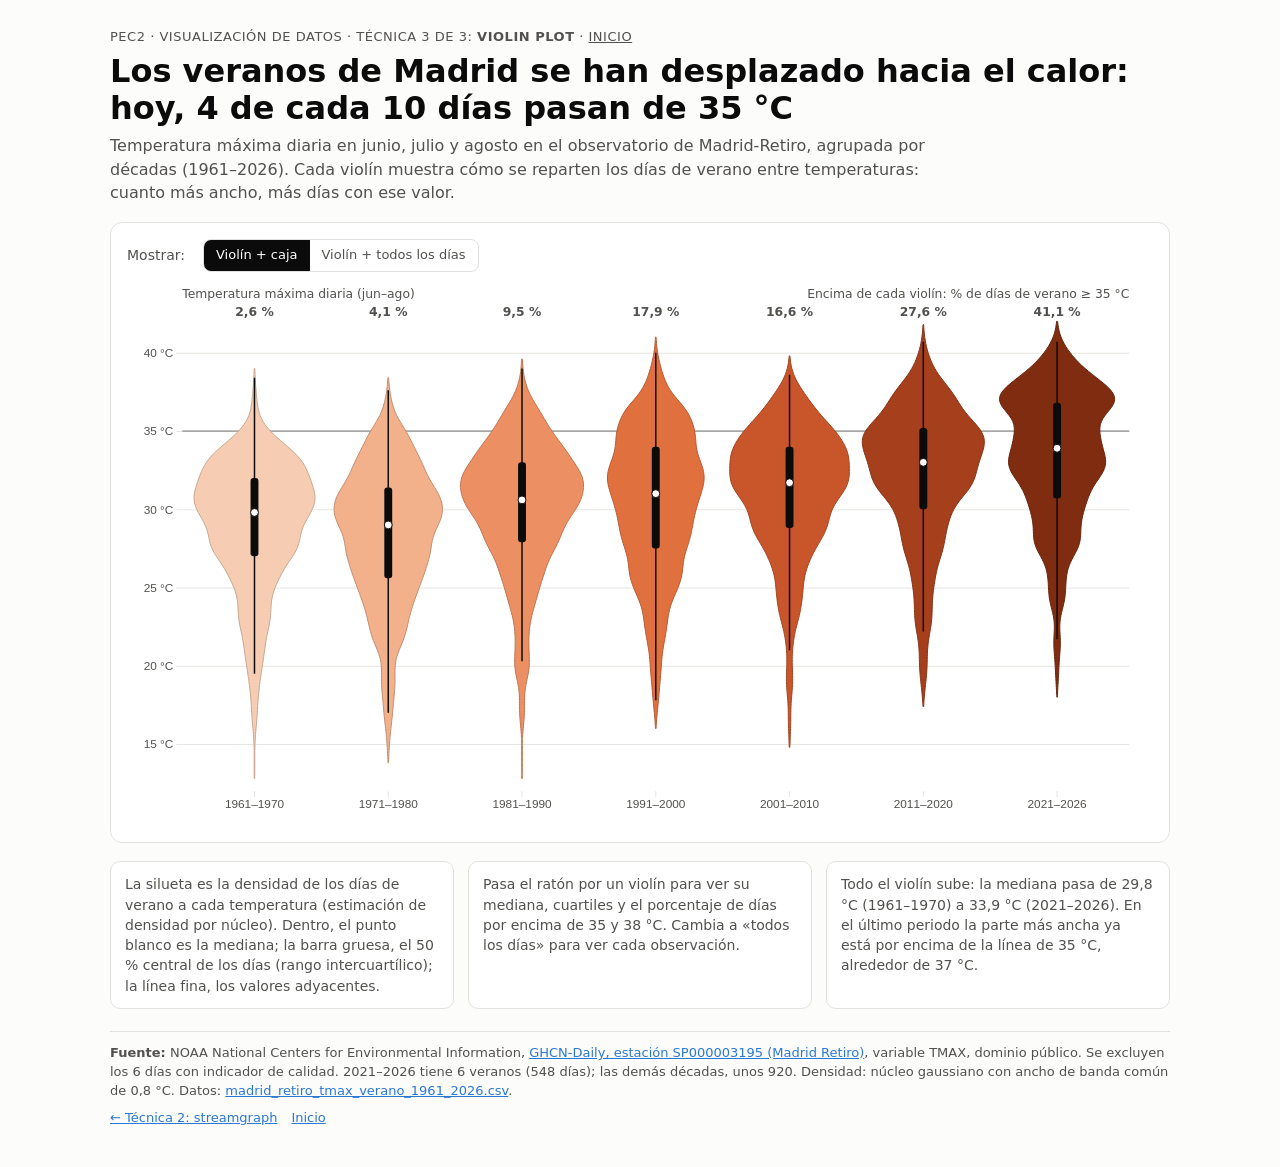
<file: violin.html>
<!doctype html>
<html lang="es">
<head>
<meta charset="utf-8">
<meta name="viewport" content="width=device-width, initial-scale=1">
<title>Violin plot · Veranos en Madrid</title>
<link rel="stylesheet" href="css/estilo.css">
<script src="js/d3.v7.min.js"></script>
</head>
<body>
<div class="wrap">
  <p class="kicker">PEC2 · Visualización de datos · Técnica 3 de 3: <b>violin plot</b> · <a href="index.html">inicio</a></p>
  <h1>Los veranos de Madrid se han desplazado hacia el calor: hoy, 4 de cada 10 días pasan de 35 °C</h1>
  <p class="sub">Temperatura máxima diaria en junio, julio y agosto en el observatorio de Madrid-Retiro, agrupada por décadas (1961–2026). Cada violín muestra cómo se reparten los días de verano entre temperaturas: cuanto más ancho, más días con ese valor.</p>

  <div class="card">
    <div class="controls">
      <span>Mostrar:</span>
      <span class="seg" role="group" aria-label="Capas">
        <button id="btnBox" aria-pressed="true">Violín + caja</button>
        <button id="btnPts" aria-pressed="false">Violín + todos los días</button>
      </span>
    </div>
    <svg id="chart" role="img" aria-label="Violin plot de la temperatura máxima diaria de verano en Madrid-Retiro por década, 1961-2026"></svg>
  </div>

  <div class="howto">
    <div>La silueta es la densidad de los días de verano a cada temperatura (estimación de densidad por núcleo). Dentro, el punto blanco es la mediana; la barra gruesa, el 50 % central de los días (rango intercuartílico); la línea fina, los valores adyacentes.</div>
    <div>Pasa el ratón por un violín para ver su mediana, cuartiles y el porcentaje de días por encima de 35 y 38 °C. Cambia a «todos los días» para ver cada observación.</div>
    <div>Todo el violín sube: la mediana pasa de 29,8 °C (1961–1970) a 33,9 °C (2021–2026). En el último periodo la parte más ancha ya está por encima de la línea de 35 °C, alrededor de 37 °C.</div>
  </div>

  <footer>
    <b>Fuente:</b> NOAA National Centers for Environmental Information, <a href="https://www.ncei.noaa.gov/data/global-historical-climatology-network-daily/access/SP000003195.csv">GHCN-Daily, estación SP000003195 (Madrid Retiro)</a>, variable TMAX, dominio público. Se excluyen los 6 días con indicador de calidad. 2021–2026 tiene 6 veranos (548 días); las demás décadas, unos 920. Densidad: núcleo gaussiano con ancho de banda común de 0,8 °C. Datos: <a href="data/madrid_retiro_tmax_verano_1961_2026.csv">madrid_retiro_tmax_verano_1961_2026.csv</a>.
    <div class="nav"><a href="streamgraph.html">← Técnica 2: streamgraph</a><a href="index.html">Inicio</a></div>
  </footer>
</div>
<div class="tip" id="tip"></div>
<script>
const DATA = [{"grupo":"1961–1970","valores":[17.8,18.3,20.8,21.1,22.6,19.5,22.4,25.9,27.1,28.2,29.8,29.4,29.0,29.6,29.0,29.7,30.8,31.2,31.4,32.1,32.8,31.3,31.8,29.2,28.8,27.4,26.8,29.2,31.0,34.3,29.7,31.0,29.3,29.8,30.5,32.4,33.0,33.5,34.6,33.5,33.3,25.7,25.8,29.8,27.4,27.5,28.2,31.0,33.4,31.9,31.6,30.9,30.7,30.5,31.6,32.4,29.9,31.0,31.4,31.8,26.6,30.0,32.5,30.4,31.7,33.8,33.1,31.2,30.5,27.7,26.8,27.8,29.5,28.3,28.2,29.5,29.4,29.8,32.3,30.6,24.4,27.3,31.2,33.3,32.2,32.3,32.8,33.9,33.8,32.7,31.8,30.7,19.9,19.1,21.0,19.4,22.2,23.6,24.5,23.5,23.0,26.4,26.8,29.0,20.4,20.5,23.5,27.0,28.4,29.5,31.1,30.8,31.6,32.3,31.5,32.5,32.5,31.0,30.6,29.5,30.4,31.0,30.4,30.3,33.2,33.4,30.2,29.8,27.4,28.0,27.4,28.2,29.3,30.6,31.7,30.5,30.6,28.3,28.0,31.0,32.3,32.5,29.4,29.8,31.8,33.1,31.6,29.0,32.0,31.2,31.8,32.1,32.5,32.6,30.5,30.1,30.5,31.0,30.1,27.0,27.5,28.3,30.3,32.5,32.5,33.0,32.6,29.1,29.0,29.6,33.2,34.0,34.5,31.6,30.0,31.6,33.6,34.4,34.5,34.5,35.1,34.6,33.2,30.8,21.0,16.6,13.0,16.4,17.0,17.6,21.2,25.0,21.4,22.0,24.8,24.7,28.4,25.6,26.0,26.2,30.2,32.1,32.0,32.6,32.4,30.6,30.0,29.2,29.8,33.0,23.0,23.5,23.6,24.0,25.2,27.2,27.2,27.6,29.4,30.6,31.7,33.2,31.0,28.8,27.8,28.4,24.4,29.4,31.6,33.6,30.6,28.0,29.8,30.8,30.8,32.4,33.2,32.6,33.6,33.4,27.8,27.5,30.6,32.0,31.4,27.4,27.2,26.6,27.8,27.2,24.4,26.4,28.0,30.6,32.8,33.6,27.8,29.2,25.8,27.7,28.6,23.6,24.5,28.2,30.6,27.6,30.4,31.5,32.6,33.3,33.2,28.0,24.2,26.8,27.2,25.4,16.6,19.2,20.0,19.0,19.3,24.6,27.8,29.8,32.0,33.2,33.2,33.6,25.6,25.0,27.6,29.4,30.6,31.0,27.6,27.0,27.6,25.0,24.0,26.4,24.8,21.1,23.2,25.4,27.8,28.6,27.8,27.6,29.6,29.6,25.6,23.0,26.0,29.2,28.4,26.2,27.4,30.6,30.2,31.6,33.8,33.6,34.0,34.5,33.6,33.0,34.0,25.2,32.2,33.4,32.6,32.2,30.6,30.2,32.0,30.8,31.0,32.0,32.0,33.6,34.4,33.6,33.6,32.6,29.8,30.6,29.2,30.8,29.0,27.4,24.2,26.8,30.6,26.2,25.2,27.0,30.2,28.2,25.2,26.1,27.6,29.4,29.6,30.6,31.7,31.6,32.0,33.0,25.8,18.4,22.4,22.8,22.2,20.6,18.4,20.0,22.6,24.8,27.4,30.0,31.6,31.6,32.4,29.4,29.6,32.8,34.2,34.6,34.0,30.0,31.0,33.0,33.2,34.2,33.8,34.5,34.2,31.4,28.4,29.4,27.4,23.6,25.6,29.8,28.2,25.4,27.8,30.0,31.6,33.4,31.6,29.0,29.0,30.0,31.2,30.6,30.6,28.8,29.2,28.8,29.4,29.8,27.2,26.4,29.0,28.6,31.4,33.4,30.9,26.4,31.0,33.0,34.2,37.3,36.2,26.0,27.8,29.2,30.3,32.7,32.3,27.0,28.9,31.6,32.4,29.1,27.7,29.8,31.6,32.2,24.0,22.6,23.6,27.4,29.7,32.0,32.2,33.0,33.4,24.6,23.6,25.0,23.6,25.4,23.4,25.8,21.2,19.8,18.8,18.8,21.0,25.5,26.6,24.8,27.2,27.6,26.6,24.4,26.6,27.4,28.4,29.0,26.3,27.0,28.6,30.7,32.2,33.6,32.6,31.7,33.2,30.8,30.3,28.8,26.8,28.2,28.6,30.9,29.4,34.2,37.0,38.4,37.4,33.8,31.4,30.0,28.0,25.4,24.8,28.2,30.4,31.4,33.0,32.8,32.8,31.4,30.2,29.0,30.0,30.0,30.2,31.6,31.6,33.0,31.0,30.4,31.8,31.4,30.6,32.2,33.0,35.0,36.8,35.4,35.3,34.8,30.7,31.4,31.0,32.0,32.2,28.6,30.2,31.4,31.0,29.8,23.0,24.0,24.4,27.8,26.0,25.6,24.6,22.2,23.0,15.3,18.4,20.0,20.1,24.1,23.0,22.8,26.4,27.2,27.4,26.7,25.6,21.8,21.0,21.0,22.4,25.5,29.0,31.2,32.5,30.0,25.7,22.4,24.0,28.0,31.8,35.0,33.2,32.0,30.2,30.6,31.6,30.7,31.0,32.6,34.4,35.4,31.9,33.0,27.6,28.1,31.0,33.6,34.0,32.2,35.7,36.8,36.0,32.4,34.0,34.4,33.8,33.0,32.8,33.0,33.4,34.2,34.2,32.8,32.0,30.8,29.0,26.2,28.9,30.0,27.2,22.1,26.8,31.0,30.9,27.0,29.8,33.0,32.8,31.7,32.2,32.6,33.8,33.4,33.7,31.2,32.0,29.0,28.2,29.3,30.6,31.2,29.6,31.0,26.5,27.5,22.8,23.6,27.0,30.2,31.0,31.0,30.6,30.0,27.0,25.8,22.8,23.0,25.4,27.4,28.8,21.6,24.6,27.0,26.2,28.8,23.2,27.2,31.6,33.0,34.0,35.0,35.6,35.0,35.0,29.8,28.0,31.0,30.2,30.2,30.6,29.4,33.0,28.8,27.2,29.8,28.4,27.4,26.0,29.6,27.6,27.4,29.2,31.8,33.6,33.2,33.0,34.0,33.4,35.0,36.2,35.0,29.0,27.2,28.0,28.6,27.2,28.6,30.0,25.8,27.4,28.4,26.0,27.2,28.6,27.0,26.6,31.2,30.2,32.0,31.2,29.0,30.8,32.0,32.2,32.6,33.0,34.6,34.0,30.6,30.8,24.6,22.0,22.6,25.0,24.6,22.4,22.5,24.1,26.0,23.0,21.8,26.0,23.0,18.0,20.2,20.9,19.0,21.1,21.6,22.6,22.6,23.5,21.2,23.6,26.0,23.3,20.4,20.2,21.2,25.6,28.7,31.1,32.6,33.6,32.2,30.2,28.0,28.2,29.2,26.2,28.8,29.5,26.0,27.6,26.0,28.6,32.0,33.6,33.4,33.0,32.8,33.6,34.4,34.0,34.4,35.0,34.4,33.4,33.0,32.0,31.4,31.2,32.6,30.0,30.4,32.5,29.8,28.7,29.8,32.0,33.0,32.4,33.4,34.0,27.4,31.4,31.6,31.6,32.6,30.0,29.7,29.0,28.5,28.2,29.4,30.4,31.8,30.5,27.6,23.2,24.6,28.1,27.2,28.1,28.0,23.6,16.8,29.6,31.6,31.6,25.6,21.6,17.4,16.8,20.0,21.6,27.6,28.0,26.0,25.6,23.4,22.0,20.4,19.6,21.6,22.8,25.6,28.8,29.0,29.0,29.8,31.0,30.0,30.4,28.4,29.4,30.0,32.6,32.7,29.6,28.0,31.0,34.1,26.4,27.1,27.0,31.5,33.6,35.0,34.6,30.6,29.5,27.8,29.4,32.0,32.0,32.6,33.0,31.4,32.0,33.3,31.2,33.6,34.5,34.0,31.1,30.1,25.6,28.0,29.8,27.6,28.2,26.0,27.0,29.6,30.6,28.2,28.2,31.4,33.0,32.6,30.4,30.6,30.4,30.8,30.2,26.6,25.0,26.0,26.8,28.5,28.0,30.0,30.0,28.2,26.6,27.2,28.4,29.2]},{"grupo":"1971–1980","valores":[24.8,21.4,19.0,14.6,17.4,19.0,19.2,19.6,17.0,16.8,16.0,18.4,21.1,17.0,18.2,21.0,22.8,23.0,26.8,30.0,31.0,31.6,29.6,26.8,24.8,27.0,28.0,31.6,33.4,32.6,32.6,27.6,28.0,26.2,27.6,28.0,29.2,29.6,30.0,30.6,27.6,27.6,29.4,29.6,30.4,30.6,26.0,25.8,27.4,27.8,29.4,28.6,24.6,26.6,29.1,30.2,29.0,30.4,32.0,35.2,32.8,30.3,28.6,26.0,28.2,26.8,24.0,25.5,28.8,29.4,30.0,30.4,32.0,34.0,32.6,32.0,33.0,30.0,24.0,24.6,24.4,26.8,28.6,29.6,29.5,27.0,24.4,26.8,30.7,22.2,26.5,27.6,27.2,29.0,29.2,26.1,19.2,21.6,23.4,24.0,26.6,23.8,19.4,19.6,16.8,15.6,19.4,24.0,26.2,27.0,27.2,27.6,26.4,27.8,29.8,31.2,32.0,29.6,28.0,27.4,27.2,27.4,28.8,29.1,31.5,29.0,26.5,24.4,29.4,24.6,27.4,28.0,27.7,28.6,30.7,33.2,30.6,30.0,28.6,29.4,28.0,27.0,29.7,31.2,32.2,32.4,31.2,31.4,31.0,31.6,27.8,29.4,30.5,29.4,26.0,26.0,28.8,31.2,30.8,29.6,30.0,31.2,31.6,30.0,28.8,27.5,25.4,25.6,26.0,25.4,28.6,29.0,28.6,27.4,29.2,30.6,31.4,27.6,27.2,25.6,25.6,25.7,25.7,23.6,27.6,24.4,23.6,21.6,17.0,18.2,23.4,25.4,26.8,23.8,23.8,23.6,24.0,26.6,28.6,24.2,28.8,29.0,31.4,26.6,22.0,24.4,27.2,29.6,29.6,29.4,26.0,29.0,32.0,32.4,33.0,33.4,35.0,34.6,28.6,29.4,31.4,31.2,31.3,32.0,35.8,34.0,25.0,25.6,22.0,22.0,23.0,26.2,29.4,31.0,30.2,29.8,30.6,33.0,34.4,31.0,32.4,32.5,26.6,28.4,29.2,27.6,29.8,29.6,29.8,32.6,33.2,34.4,35.0,35.4,35.4,34.6,33.6,34.4,34.6,33.0,30.0,25.2,30.0,31.0,32.6,32.4,30.0,31.0,33.0,31.0,32.4,31.8,30.2,30.4,32.6,27.0,26.4,28.0,27.4,28.4,28.4,29.0,28.6,30.0,27.4,24.4,27.8,29.6,27.2,27.4,22.8,23.2,25.4,27.6,18.6,25.0,25.2,21.6,21.4,21.0,21.0,18.2,17.6,21.2,26.4,31.6,33.0,33.6,32.4,30.6,28.0,29.8,31.6,34.0,34.0,34.4,35.0,35.4,26.0,22.4,28.0,30.0,25.6,26.0,25.6,26.4,29.4,30.4,30.8,32.8,32.8,32.6,33.0,34.0,34.0,29.0,29.0,31.1,33.0,30.6,29.0,32.6,34.2,30.4,29.2,30.0,32.4,31.0,32.0,33.0,33.0,34.5,36.3,31.4,30.0,23.4,22.2,24.7,27.6,30.0,31.0,32.0,29.6,27.4,30.5,28.0,22.6,22.6,18.8,18.6,22.6,26.0,29.2,24.4,26.0,27.0,25.2,17.0,23.0,22.0,24.8,25.4,25.4,22.2,22.6,26.2,28.4,29.2,25.0,27.6,29.6,30.6,30.0,28.0,29.0,31.6,28.8,30.6,32.2,35.0,29.6,26.4,29.0,30.5,29.0,28.0,29.8,29.8,30.6,32.6,35.4,34.4,34.8,34.4,29.4,28.6,30.4,33.0,34.4,32.0,31.6,33.2,33.8,34.0,33.2,33.4,34.4,36.4,33.8,32.4,33.2,30.7,31.4,31.0,34.6,35.4,33.0,30.0,30.0,31.4,31.4,30.6,25.4,27.6,29.0,30.8,31.6,32.2,29.0,29.4,23.8,23.6,27.0,28.8,25.4,25.8,27.0,28.0,30.0,29.4,30.4,31.2,24.6,21.6,23.6,24.2,27.4,23.6,25.4,27.4,29.4,30.6,32.0,29.8,28.4,28.6,27.4,27.6,28.4,28.0,27.2,30.6,31.4,32.0,30.0,30.0,27.4,26.4,28.6,27.4,26.0,27.6,23.6,26.4,25.0,26.2,27.8,29.4,32.6,34.0,26.0,27.6,29.2,32.2,33.6,25.8,27.6,29.2,30.0,31.0,30.4,30.2,31.4,32.6,32.4,29.2,30.0,32.0,33.0,33.0,28.6,27.2,28.8,31.4,34.0,36.6,35.2,34.4,33.4,31.8,28.4,29.4,29.6,29.4,26.4,30.0,29.0,28.8,29.4,30.4,30.0,25.6,24.8,23.2,21.0,25.0,25.2,19.6,23.0,23.0,23.0,24.8,15.2,19.0,21.4,23.4,25.6,25.4,26.4,25.0,22.6,19.2,19.4,16.6,16.2,21.6,27.0,24.0,22.6,22.0,21.6,20.2,22.6,20.4,22.6,26.2,29.0,31.2,30.8,29.4,22.2,25.2,24.0,20.0,28.0,29.4,28.6,24.6,21.6,23.0,25.0,28.4,27.4,28.2,28.4,27.4,21.4,25.4,28.8,31.6,33.2,33.4,29.6,30.2,27.6,29.2,30.3,24.6,28.8,20.0,18.4,20.4,23.6,28.6,30.6,24.6,25.0,27.8,30.2,31.0,30.8,31.4,32.0,32.4,30.7,31.2,33.0,34.2,32.2,24.0,23.6,23.0,20.6,23.0,22.0,23.4,26.6,27.6,24.0,24.6,22.0,23.0,26.6,27.6,24.0,26.4,26.6,25.0,24.8,22.0,23.4,26.0,25.2,25.4,24.6,26.4,24.0,24.2,21.0,18.2,18.0,16.4,21.0,18.2,23.0,24.0,22.0,22.0,22.2,22.2,22.6,25.4,21.6,18.4,23.4,26.4,29.0,27.0,24.0,23.0,26.6,30.0,33.0,30.2,28.4,29.4,32.2,35.0,37.0,37.6,36.6,30.0,26.4,29.6,31.4,33.4,30.4,33.8,33.8,33.8,34.6,35.0,32.2,31.2,24.6,26.6,30.0,30.6,31.4,32.8,31.4,21.6,25.0,28.0,29.6,30.4,31.0,33.4,33.6,32.0,31.6,29.0,31.4,32.4,33.2,33.6,35.0,35.0,35.0,34.0,32.0,33.6,31.4,31.0,32.0,33.0,24.0,26.6,27.6,28.0,26.6,27.8,28.0,26.4,23.0,24.2,26.6,26.0,25.6,23.0,26.8,27.0,25.0,28.2,31.8,32.2,31.4,31.0,29.0,29.8,30.2,29.0,28.6,27.0,28.6,27.0,25.0,24.4,25.4,26.8,27.4,28.6,30.6,33.0,34.6,34.2,23.0,24.0,28.0,29.8,31.0,33.0,34.2,33.2,27.6,26.6,30.8,31.0,29.8,31.0,29.2,33.2,35.0,36.5,35.4,32.8,31.0,30.4,30.6,31.6,33.0,33.2,33.4,31.6,30.0,31.4,32.0,32.0,34.0,35.0,35.0,26.0,25.2,29.2,27.2,25.8,28.4,29.2,31.2,30.8,27.6,29.8,30.4,30.6,29.2,29.0,31.0,25.4,26.6,27.5,29.1,31.2,32.8,30.8,24.6,21.6,21.6,24.0,26.0,20.4,17.4,19.6,22.0,25.0,25.4,28.0,30.0,30.6,29.0,26.6,24.4,27.0,26.0,25.5,23.2,26.8,30.4,29.0,30.0,31.2,30.8,32.2,31.0,30.6,31.0,22.1,21.7,22.0,24.5,27.9,30.0,33.0,31.4,25.7,27.0,31.0,35.1,34.5,30.8,34.3,36.0,36.1,32.5,26.9,31.3,30.8,25.5,28.0,32.2,32.0,34.8,33.0,34.0,35.4,36.0,35.0,32.0,33.0,34.2,35.4,33.6,34.2,30.2,26.0,27.4,31.2,31.4,26.6,32.6,35.2,37.0,34.0,33.0,26.6,25.6,28.4,30.2,33.0,35.0,33.0]},{"grupo":"1981–1990","valores":[24.8,21.4,19.8,23.2,27.0,29.8,31.0,32.2,30.6,31.6,34.0,36.0,38.0,36.8,33.6,33.8,34.4,30.0,29.4,30.0,31.4,31.0,26.4,24.8,26.0,25.6,19.2,20.2,25.0,26.0,27.2,21.6,23.4,27.4,30.2,32.6,31.8,31.2,26.4,25.0,28.6,29.8,32.0,32.0,32.8,34.8,35.5,24.0,26.0,30.6,32.0,32.5,28.0,25.6,25.4,30.2,31.4,35.6,37.4,36.6,32.6,25.6,28.4,26.2,28.6,31.0,32.6,30.4,31.6,31.8,31.6,32.4,32.6,31.6,32.0,32.6,32.4,32.6,33.0,30.4,27.2,29.4,27.6,30.0,31.6,30.0,30.6,31.2,33.0,31.4,29.8,27.0,21.2,21.7,19.4,21.8,26.2,26.8,29.0,30.6,30.5,30.5,28.0,25.0,26.0,27.8,31.6,30.4,30.6,27.2,31.0,29.0,30.2,25.0,25.0,29.4,24.6,24.2,26.2,30.8,33.8,34.6,35.6,35.8,22.8,30.8,34.6,36.4,37.4,38.0,32.0,35.6,33.0,30.0,27.4,26.4,30.4,31.2,33.6,34.0,31.6,31.6,28.8,29.6,31.0,31.6,32.0,34.2,33.0,28.2,28.0,23.2,28.2,26.6,25.4,27.6,30.0,32.2,29.8,27.5,28.2,30.2,31.0,32.2,34.0,33.8,34.2,32.0,32.0,33.0,34.2,34.6,31.0,30.8,31.6,30.4,29.4,31.6,29.2,22.8,25.3,28.6,29.5,27.0,21.0,25.8,30.2,35.4,28.8,31.6,30.0,30.6,34.4,35.2,36.4,33.4,30.8,32.0,33.2,34.4,32.0,27.6,25.0,26.0,28.8,26.8,26.6,25.6,26.6,28.0,27.0,28.3,31.4,32.6,32.6,33.0,26.0,28.8,30.3,31.0,30.2,29.6,34.4,33.0,34.4,34.8,36.0,36.4,34.0,30.0,29.8,31.0,31.0,32.0,32.6,32.4,31.6,33.4,30.2,29.6,29.4,32.0,34.4,34.8,29.0,31.0,32.0,33.0,32.2,32.1,33.4,28.4,27.4,27.6,28.0,27.4,28.6,29.5,30.0,28.9,24.6,27.9,30.4,27.2,28.6,30.2,23.8,23.4,27.2,27.6,26.4,26.0,28.0,29.8,29.5,30.2,17.6,17.5,13.0,17.0,18.4,16.6,20.0,22.0,25.4,27.2,28.2,28.0,28.6,28.8,32.2,30.2,29.5,19.0,25.0,27.0,24.6,28.8,29.4,31.2,30.8,32.8,29.6,29.4,29.0,31.2,25.8,29.6,31.4,31.2,32.0,33.0,33.4,33.8,33.0,34.0,26.1,29.1,32.5,33.5,34.5,33.0,32.0,32.0,34.0,33.2,34.6,35.0,37.4,33.8,32.4,31.4,32.4,35.2,35.6,33.1,27.4,30.0,33.4,32.2,28.6,28.0,29.2,31.8,26.4,25.0,25.8,28.0,28.8,30.4,30.0,31.0,30.6,30.4,31.4,31.6,32.2,26.6,24.0,21.0,26.2,29.0,30.0,28.7,26.4,28.8,29.2,31.4,17.1,20.6,22.2,24.0,23.6,20.4,22.6,24.2,25.6,27.8,30.0,31.2,31.6,27.6,26.6,28.0,29.4,28.0,28.0,26.8,29.0,27.6,30.5,31.0,32.0,31.0,31.0,30.9,32.6,33.4,33.6,26.6,23.4,27.6,33.6,34.6,33.0,34.3,32.0,32.4,33.2,33.6,36.2,32.8,32.2,32.1,34.0,33.8,34.1,34.4,34.0,36.0,36.6,36.8,37.6,30.6,31.5,29.0,25.0,26.5,29.3,30.4,32.0,35.6,36.6,34.8,24.7,26.6,31.0,31.8,30.0,31.4,31.7,31.6,31.4,33.0,32.4,33.6,35.6,35.0,35.4,35.2,34.4,32.4,30.8,26.2,24.6,28.6,32.2,33.4,32.4,32.4,25.6,24.5,27.3,29.8,27.1,23.6,24.4,27.4,29.5,29.0,30.0,30.5,31.0,28.5,30.0,29.6,30.6,30.6,30.0,25.6,23.3,24.5,24.2,30.5,30.5,32.5,33.2,34.6,30.8,29.6,32.8,33.6,34.1,34.3,36.3,34.4,35.6,37.5,36.3,35.4,35.8,29.9,29.0,28.6,29.5,32.5,35.8,32.0,30.2,32.6,34.6,33.8,27.8,30.0,28.5,25.6,31.0,32.5,35.0,36.5,33.3,33.5,35.0,31.5,27.7,30.5,34.0,30.5,31.7,31.5,30.5,29.0,28.0,31.7,33.8,34.0,35.8,30.5,26.0,29.5,32.6,33.8,33.0,29.9,29.5,30.4,27.8,28.6,26.6,24.1,26.6,21.9,29.7,30.3,28.3,26.5,27.9,31.1,27.7,20.0,20.0,21.2,25.5,27.2,24.5,19.8,20.0,22.7,26.2,29.3,27.5,28.2,29.6,30.4,30.8,31.0,31.0,34.2,35.0,36.1,34.2,33.2,32.6,32.6,34.5,31.1,32.2,31.2,30.2,31.2,33.2,33.0,35.4,31.6,29.5,28.2,28.2,26.5,26.2,26.1,27.8,30.7,31.8,31.4,29.7,28.0,22.2,26.5,28.4,32.2,31.5,28.9,27.5,30.7,33.8,33.8,37.9,35.4,28.0,28.1,29.9,28.7,32.4,35.2,39.0,36.5,34.0,36.0,33.3,31.9,34.0,36.2,36.8,33.5,33.2,31.2,25.5,27.2,30.6,31.0,29.4,24.6,22.2,26.4,28.0,30.7,30.6,28.1,23.6,22.4,23.5,19.1,17.0,19.7,19.6,20.6,17.0,19.6,20.2,21.5,19.6,24.0,27.0,28.5,28.6,29.0,23.6,24.0,25.0,21.2,23.8,22.4,19.6,16.0,21.6,25.0,23.3,17.5,20.6,23.6,24.9,27.7,31.5,33.1,34.2,35.2,34.4,31.3,30.4,31.4,32.0,36.0,28.0,30.5,32.3,35.0,33.7,32.0,34.0,35.5,35.6,35.6,35.5,31.4,33.6,35.2,36.2,27.8,29.0,32.0,31.5,30.2,32.7,34.3,32.2,31.7,31.9,33.2,33.0,33.4,32.4,32.6,33.2,33.6,31.6,27.6,26.7,28.1,30.5,31.2,32.0,33.6,31.3,27.4,29.0,28.6,20.1,18.7,20.0,20.9,20.3,22.5,24.5,24.5,23.7,25.8,29.5,31.6,32.6,30.2,27.4,31.0,32.0,28.6,29.0,27.5,30.6,32.0,32.5,33.7,33.5,32.2,30.0,30.0,31.5,34.5,34.0,33.8,35.2,29.6,29.6,29.4,29.4,31.6,31.2,32.0,31.8,30.2,33.4,34.8,33.6,36.0,35.6,36.4,37.2,36.4,34.5,32.3,30.0,30.7,31.2,33.0,33.4,35.4,34.5,34.0,36.1,36.7,36.5,28.2,28.6,27.5,29.6,30.5,31.5,32.1,31.8,33.5,34.1,34.2,31.2,32.5,31.2,31.1,32.5,32.5,33.0,34.0,35.1,33.0,32.9,32.7,32.7,33.2,29.2,30.0,27.2,27.5,28.5,31.6,31.0,29.7,24.2,25.6,30.2,31.6,31.4,31.0,25.2,28.2,29.2,25.8,27.8,28.4,27.5,29.0,28.6,26.2,27.5,28.6,32.2,35.4,32.9,32.4,33.4,32.4,31.4,30.2,30.6,31.8,29.2,31.8,33.2,30.1,32.1,34.1,35.0,36.0,35.0,33.6,32.8,30.2,31.9,33.0,34.0,35.4,36.0,37.0,37.0,35.0,32.5,34.5,33.0,28.6,30.4,22.6,27.9,32.2,35.0,36.0,34.3,32.5,34.5,36.8,34.3,29.6,29.9,30.5,32.5,33.4,34.2,29.4,31.0,32.5,33.1,32.6,33.6,34.6,28.8,30.6,30.7,28.9,30.0,30.1,30.5,32.4,32.6,31.6,31.2,25.8]},{"grupo":"1991–2000","valores":[22.4,24.9,25.8,26.8,26.4,25.7,22.4,27.0,31.6,27.4,29.0,32.6,34.6,35.2,35.2,32.0,24.7,24.9,26.4,30.3,33.6,34.1,35.0,36.4,37.5,36.6,35.6,30.5,31.0,33.0,32.2,29.2,29.2,29.8,25.0,25.0,29.6,33.4,35.2,36.2,36.4,37.6,38.4,36.6,36.4,38.5,38.8,39.1,36.3,36.6,32.8,32.6,35.0,34.6,32.8,33.2,36.7,35.5,26.9,25.1,28.1,32.8,35.2,37.5,37.7,38.2,39.0,34.7,29.6,26.6,30.7,29.2,32.9,36.3,37.0,38.3,39.4,38.5,36.5,35.4,37.3,34.5,27.3,29.9,33.1,34.7,33.7,33.2,33.0,32.2,29.0,29.0,18.2,19.2,20.0,17.8,20.0,18.8,18.2,21.0,18.6,19.6,23.3,21.5,20.3,22.0,17.0,21.3,24.8,25.8,26.3,20.2,22.0,17.6,18.0,24.0,26.2,29.0,30.4,30.6,28.2,25.4,26.1,28.4,32.7,30.5,24.8,24.9,25.7,28.7,30.0,28.0,30.9,34.9,35.2,37.5,35.8,34.0,35.6,36.4,36.2,36.7,30.5,33.3,35.0,35.5,36.0,36.6,37.8,37.9,35.8,32.3,32.2,35.5,34.0,35.5,36.5,37.4,37.9,37.5,28.0,25.5,27.7,29.5,31.0,33.2,32.5,32.1,34.0,36.5,36.3,31.5,26.0,29.0,31.8,32.3,35.5,37.5,32.3,32.5,29.5,21.2,23.1,20.0,25.9,25.1,28.0,29.6,25.6,22.9,20.7,21.1,22.5,19.6,20.3,23.2,26.0,27.8,30.1,31.0,33.1,33.0,30.8,31.4,24.7,21.0,25.2,28.0,24.8,31.7,33.1,27.0,24.6,28.0,26.0,25.7,27.0,23.8,29.5,29.8,30.3,34.0,34.7,25.9,25.8,28.8,31.0,34.7,36.5,36.3,36.8,36.6,34.4,28.2,27.8,32.5,34.2,36.8,36.7,34.3,35.4,38.2,38.7,33.2,31.3,32.5,33.3,36.1,36.3,38.1,35.6,33.8,33.2,33.2,35.3,36.3,36.3,34.6,30.9,31.3,34.1,33.1,34.4,37.8,40.0,33.5,32.1,30.4,28.1,24.0,22.7,22.2,22.4,24.4,26.6,28.9,27.4,22.8,24.8,28.3,31.4,31.5,32.2,30.8,26.2,27.3,25.6,21.9,26.2,30.5,31.6,30.3,29.1,26.3,26.8,29.8,31.1,32.0,32.8,32.7,22.5,27.0,30.9,34.8,37.3,38.0,36.5,36.9,34.5,35.9,34.5,32.7,33.2,33.6,35.4,36.3,36.3,35.7,34.8,36.0,36.4,32.7,32.0,34.2,36.4,36.7,34.7,33.6,33.1,33.2,32.9,34.5,36.2,36.7,35.1,31.9,28.7,29.2,33.0,34.4,33.4,34.6,35.7,34.4,35.1,26.5,24.0,28.2,32.4,32.8,32.3,33.5,35.3,35.6,34.5,36.4,34.8,35.4,36.5,33.1,30.6,31.1,33.4,34.2,34.8,33.0,31.5,27.8,26.0,26.5,28.0,29.8,31.4,29.0,28.2,24.2,23.8,24.2,25.4,27.5,27.2,27.7,28.6,28.6,30.0,31.9,32.6,27.6,30.2,32.2,32.0,29.4,24.0,21.5,26.0,27.0,29.5,30.0,26.5,25.0,23.0,23.6,26.4,30.8,31.8,29.8,30.2,30.2,29.4,31.5,29.5,30.0,32.0,34.6,35.8,36.6,38.6,39.4,38.0,38.4,36.5,39.5,30.5,29.5,32.5,36.0,37.5,36.0,34.4,34.5,33.0,31.8,29.5,30.4,31.0,30.0,30.4,30.0,29.5,33.0,34.6,34.8,31.2,32.2,35.1,34.2,32.2,32.2,32.5,28.1,27.5,27.6,28.4,28.8,30.4,31.8,30.6,29.5,31.0,29.6,26.2,21.6,22.6,26.2,28.9,30.0,29.6,28.8,29.6,31.7,31.6,32.4,32.6,33.2,33.6,32.6,30.4,29.2,30.5,29.2,22.6,24.8,25.6,24.2,24.6,25.6,28.6,31.4,34.0,34.4,34.4,28.8,30.6,30.8,28.3,26.2,26.2,24.2,27.8,31.0,30.7,31.8,32.4,29.4,31.0,31.5,31.6,34.8,36.0,37.0,36.2,35.4,34.8,32.8,32.0,27.5,23.5,28.0,32.6,34.6,35.0,34.1,34.0,33.0,31.5,28.7,29.6,30.2,29.8,31.8,30.8,30.4,31.5,31.2,28.8,28.6,29.8,32.6,31.3,27.6,28.0,27.4,28.6,28.3,25.6,27.6,30.0,29.6,26.4,25.0,24.4,25.0,20.4,19.4,23.3,18.9,18.5,23.8,24.0,24.8,29.7,26.7,25.5,26.8,27.8,28.0,28.4,26.7,21.0,24.9,26.4,28.2,27.6,23.5,26.2,28.8,30.6,28.4,22.6,17.2,19.5,22.5,20.6,19.5,21.8,23.4,24.8,28.0,30.0,30.5,26.2,26.4,28.3,32.6,32.5,32.5,30.8,25.2,27.5,30.7,31.2,31.0,32.2,27.8,29.3,29.2,32.2,34.6,35.0,34.0,33.9,34.6,34.0,35.2,36.5,36.0,31.4,29.5,27.3,26.4,25.4,28.8,25.0,27.5,31.0,33.8,34.6,34.5,32.0,32.6,31.5,33.7,34.0,33.4,34.2,32.6,29.0,23.0,26.5,23.5,21.4,25.2,30.7,28.6,22.2,21.8,25.5,24.0,21.6,23.0,25.4,27.0,30.5,27.0,22.5,22.0,27.2,27.6,24.4,25.0,28.0,31.0,32.6,32.8,31.0,33.3,33.6,32.5,30.5,31.2,32.5,33.7,33.2,34.0,26.0,25.6,26.0,30.0,33.2,32.4,27.5,28.2,31.2,33.2,33.8,34.5,35.4,29.6,30.0,34.2,35.0,35.5,35.5,32.0,29.0,32.0,35.2,36.5,35.0,35.6,33.4,33.4,35.8,36.5,33.5,28.0,25.0,27.5,31.8,32.0,33.8,34.5,35.2,35.8,36.2,36.5,35.0,31.6,34.7,31.5,29.2,31.8,31.7,32.2,32.2,33.2,33.5,33.0,35.0,35.2,35.0,31.6,29.0,30.5,31.5,32.0,27.5,22.8,25.2,25.7,27.0,23.8,23.3,25.4,22.4,26.0,28.5,30.0,29.8,27.5,30.4,31.6,28.2,25.7,30.0,31.0,34.4,31.7,31.9,33.1,31.2,28.6,28.2,28.5,32.1,34.6,36.6,35.8,34.2,29.0,28.4,29.4,31.6,35.0,36.4,36.0,32.9,27.6,28.4,31.6,35.0,36.8,36.1,33.5,31.5,33.5,36.4,37.3,35.5,35.4,34.4,31.6,26.2,27.3,30.6,32.5,28.4,32.4,32.6,28.3,29.0,30.3,28.8,29.2,24.8,25.1,28.0,30.3,31.4,30.4,33.2,36.0,34.0,30.8,32.5,32.2,33.4,34.2,35.0,36.0,37.2,35.0,31.6,32.1,33.2,32.3,30.0,31.9,31.5,30.5,29.5,23.4,25.3,24.2,27.0,30.5,21.6,19.5,23.9,28.0,28.2,29.5,31.3,32.1,34.3,33.3,32.0,28.6,29.5,31.5,33.4,33.0,32.8,35.6,30.7,32.5,33.6,34.2,31.8,29.2,27.7,27.0,31.6,35.0,31.4,29.2,31.2,24.6,24.2,26.2,30.6,32.0,31.0,31.0,29.8,30.5,32.0,34.2,35.2,30.7,26.3,26.4,26.8,27.9,31.5,31.8,32.0,34.3,36.4,34.0,35.0,28.0,25.5,25.7,26.4,28.9,31.3,33.7,35.1,30.9,29.2,32.1,33.2,35.7,36.2,36.0,32.7,33.5,29.3,26.9,27.0,27.5,30.5,29.7,27.6,27.0,29.5,31.4,30.4,28.5]},{"grupo":"2001–2010","valores":[32.7,32.5,33.2,30.6,30.1,28.0,30.4,29.8,21.8,22.4,24.6,26.2,28.6,30.8,27.5,23.4,25.0,27.4,30.4,33.2,35.6,36.4,35.5,35.6,34.2,31.6,27.0,28.7,31.8,34.1,35.1,35.3,32.8,26.7,24.6,23.5,27.2,27.8,24.8,30.2,34.2,33.9,34.2,28.8,24.6,28.0,30.2,25.4,24.6,27.2,31.8,34.5,35.9,32.5,32.8,33.3,31.6,32.0,32.0,30.4,35.1,33.2,29.0,30.0,30.1,31.8,34.2,35.4,31.6,32.0,31.0,32.3,33.7,34.0,32.4,30.7,29.2,28.5,28.1,28.5,30.8,32.9,34.0,35.4,36.2,30.7,31.1,31.7,29.7,29.2,28.3,28.6,29.7,31.7,29.0,20.5,19.2,16.5,21.0,18.7,23.7,27.4,29.7,32.2,32.5,33.4,34.1,35.0,35.9,34.3,28.3,32.6,34.3,36.3,35.2,33.0,33.0,34.3,29.1,31.2,31.3,31.0,24.4,29.4,29.8,30.6,31.6,30.3,32.2,30.8,28.9,27.6,30.5,31.6,28.7,25.5,27.0,28.7,30.7,34.0,35.2,32.8,34.3,26.8,27.1,32.0,33.1,34.6,35.6,36.0,35.4,33.2,30.4,28.7,31.2,31.4,31.4,31.2,30.6,31.4,29.2,28.0,24.8,26.7,32.0,34.0,30.7,31.7,32.2,33.1,32.5,31.6,31.8,32.1,30.4,30.3,28.4,25.4,23.2,23.0,24.4,27.0,29.5,29.6,28.0,26.5,28.4,25.6,28.0,30.6,33.0,33.3,33.0,33.6,35.0,34.2,35.1,29.2,32.9,32.9,32.5,32.8,33.8,34.5,35.8,36.0,34.2,28.7,30.5,33.0,32.9,33.0,30.2,23.0,24.7,26.0,27.3,29.6,31.7,32.4,33.7,35.2,35.8,36.0,37.2,37.0,33.7,32.6,28.0,26.6,30.6,33.2,33.1,33.0,31.7,33.0,32.2,32.5,33.5,33.5,31.3,33.0,34.1,35.2,37.4,38.6,37.2,38.2,37.9,35.8,34.8,35.9,34.4,35.7,35.0,35.4,36.2,35.4,36.7,35.0,29.0,31.1,32.0,33.8,34.0,33.7,29.0,31.2,33.4,32.8,30.4,29.3,22.9,25.2,29.1,29.6,29.4,29.0,29.2,28.9,31.5,30.5,25.2,28.4,29.2,30.2,31.3,32.0,29.4,27.8,25.8,28.7,31.0,33.2,27.3,26.0,28.0,30.6,30.7,32.0,32.8,35.2,37.6,38.0,38.4,37.4,36.0,33.8,32.7,35.2,36.0,31.0,25.0,23.0,27.2,27.9,28.6,28.3,29.5,31.3,33.4,34.0,31.4,31.8,31.2,31.2,33.6,35.0,36.5,37.1,37.0,33.0,34.3,34.6,31.0,33.4,34.9,34.6,33.5,30.0,28.9,30.1,32.5,32.2,30.0,24.2,24.2,26.3,27.9,29.4,32.7,33.6,29.4,23.4,26.5,24.9,25.0,26.8,28.1,31.6,33.9,33.5,31.2,31.0,31.7,30.6,31.2,30.4,26.5,28.9,30.7,32.4,32.9,33.0,31.0,32.0,32.0,31.4,31.7,29.7,23.5,26.2,29.6,33.0,34.4,33.5,35.1,35.0,34.2,36.5,28.4,30.7,31.9,33.3,33.2,29.4,28.7,31.2,32.4,34.8,37.2,34.6,31.3,33.8,33.6,30.8,32.5,29.8,32.4,35.0,35.4,36.2,36.0,36.5,33.2,29.8,33.7,36.9,37.6,35.7,35.2,33.7,31.6,31.5,29.6,28.0,28.2,29.4,32.2,31.1,27.3,30.5,33.0,35.0,37.0,38.0,36.2,33.6,23.5,29.0,31.6,34.2,35.5,36.8,30.0,33.5,33.4,29.8,29.9,24.2,28.4,29.8,32.1,33.9,33.2,33.0,33.0,33.0,33.9,31.6,23.9,28.4,26.3,27.7,30.8,33.2,33.8,34.7,27.5,27.0,30.6,29.6,28.4,29.2,26.2,26.7,26.3,27.2,30.4,28.6,31.6,34.0,35.5,31.3,27.8,29.8,31.2,31.4,31.5,33.7,32.4,32.2,30.8,32.3,29.6,30.5,32.0,34.4,36.7,37.6,34.5,33.1,34.2,32.1,34.2,34.7,34.8,34.0,32.0,33.2,35.2,34.2,35.3,35.2,35.1,35.0,32.0,31.3,33.4,35.5,36.4,34.2,34.6,33.6,30.5,32.5,31.7,32.7,30.5,31.0,33.5,34.0,32.9,28.6,31.7,27.8,23.2,21.6,23.4,24.2,28.6,30.6,32.5,34.1,32.5,30.9,28.3,29.6,33.6,33.6,31.5,32.6,22.0,24.6,25.0,27.3,25.2,26.2,28.7,29.6,28.8,24.0,25.0,28.3,25.8,19.4,23.1,18.6,19.3,25.0,23.2,22.1,23.2,25.0,29.3,29.5,26.7,25.8,27.6,29.4,30.7,32.0,27.0,28.4,30.0,29.5,29.4,32.2,34.2,33.3,28.0,27.4,30.0,32.0,33.6,35.0,33.3,27.0,29.8,31.4,29.8,27.4,28.5,28.5,26.2,28.4,32.2,34.7,35.5,36.4,35.6,35.0,36.6,33.6,33.5,34.2,36.9,35.5,29.2,30.0,27.9,30.0,31.4,31.5,29.6,31.0,31.2,30.7,28.1,28.8,31.5,29.8,27.0,24.4,23.5,26.2,25.8,27.5,32.6,35.0,34.0,28.4,26.5,26.3,20.0,21.0,22.9,25.0,22.0,23.8,24.0,18.6,16.5,19.9,21.4,25.2,26.3,28.7,25.5,23.4,23.7,28.8,31.2,32.7,34.0,34.5,29.5,28.2,32.4,34.4,33.5,34.2,35.0,34.6,34.0,28.6,27.0,31.4,32.5,29.0,27.6,31.0,33.0,33.2,31.5,26.4,27.0,29.4,31.0,29.3,30.8,34.0,37.2,34.6,35.0,34.3,37.0,31.6,31.5,31.5,34.0,31.5,33.6,33.6,34.0,32.3,34.8,36.6,38.0,37.4,36.6,32.8,32.0,33.0,35.5,32.0,29.2,29.6,27.0,26.4,29.2,29.0,32.2,31.6,31.0,33.3,31.8,30.8,32.0,35.0,32.8,32.1,33.3,33.5,28.6,28.7,32.5,32.1,31.5,27.5,22.4,20.2,22.1,18.2,21.6,28.3,32.0,36.2,38.4,31.9,32.4,27.3,32.0,36.2,36.2,34.6,32.4,34.2,34.6,31.7,28.0,26.4,30.2,29.0,32.4,34.4,35.5,34.8,34.6,32.6,31.7,31.4,31.8,32.4,33.6,34.0,35.0,36.0,36.0,30.8,32.5,34.6,28.2,29.6,34.0,31.3,37.6,33.8,28.6,30.6,34.7,37.2,35.6,35.2,34.4,35.0,35.4,30.6,29.0,32.7,35.0,36.6,34.4,33.4,32.6,31.4,31.4,32.0,34.2,35.2,34.2,35.2,36.7,37.4,36.7,36.6,36.0,36.3,36.6,37.5,32.6,30.8,32.4,34.6,36.8,34.0,35.8,35.6,31.4,30.2,31.5,33.0,33.0,30.5,29.8,25.0,16.4,18.4,17.4,15.3,23.0,23.5,19.0,19.2,24.0,26.0,26.2,24.6,25.1,31.6,32.2,33.4,31.0,30.2,28.0,30.4,31.0,31.7,33.0,30.0,27.6,32.4,33.9,35.4,37.2,33.0,34.4,36.0,37.2,35.0,33.5,30.8,32.5,33.8,35.5,36.6,37.4,35.8,31.8,32.2,32.6,33.6,33.5,34.3,34.6,37.0,37.4,34.4,36.8,35.6,35.2,32.0,34.0,32.0,33.0,35.3,30.6,33.8,33.7,35.4,33.7,28.0,27.0,31.0,27.7,28.4,31.6,29.2,32.7,36.0,35.0,33.2,32.0,35.4,36.4,35.0,34.0,33.6,33.4,31.2]},{"grupo":"2011–2020","valores":[22.7,22.7,22.8,23.7,27.2,21.7,19.1,21.7,22.6,23.5,26.0,29.8,30.3,30.2,31.8,30.0,29.6,28.8,31.2,33.8,35.0,33.0,31.5,31.7,35.5,36.8,37.3,35.4,34.2,33.7,34.9,34.8,31.6,31.0,34.1,32.5,29.8,30.5,31.5,33.0,34.7,31.4,25.4,28.1,31.5,34.1,29.7,29.7,28.2,30.7,33.3,30.8,30.8,29.5,31.3,34.5,31.8,32.8,35.2,34.5,34.6,32.8,27.8,30.8,34.4,33.6,32.6,32.3,32.6,32.6,34.4,35.8,35.6,31.2,34.0,35.3,36.5,35.5,35.0,36.0,38.3,35.2,28.4,31.0,30.6,31.5,25.3,28.2,31.3,31.2,31.4,26.3,34.5,29.5,27.4,30.0,31.9,30.4,26.8,23.7,27.2,28.6,25.8,24.4,27.5,30.8,31.8,31.6,32.4,31.5,25.2,29.4,29.6,32.0,34.4,36.5,37.8,38.8,37.2,35.4,31.0,27.3,26.8,30.3,33.7,32.4,29.3,30.2,32.0,32.1,32.8,30.9,32.0,33.0,35.5,32.4,31.3,33.0,36.0,37.8,38.0,35.5,34.3,35.0,35.2,33.7,35.6,34.7,31.8,31.2,33.0,35.2,36.2,34.7,34.6,35.4,33.2,29.6,29.0,33.3,34.2,38.2,40.6,38.5,32.6,32.0,31.7,26.0,32.0,37.7,37.4,34.7,37.6,37.2,37.5,33.7,30.8,30.5,31.6,33.2,32.6,30.8,31.0,27.2,23.8,24.7,25.7,29.0,29.6,25.0,18.3,19.0,20.6,24.7,28.4,31.8,33.4,32.7,33.6,34.5,23.6,19.9,20.6,26.4,28.3,31.0,32.8,31.2,32.4,31.6,31.1,31.0,31.6,33.5,34.2,32.3,34.7,35.5,37.2,35.6,36.0,37.6,36.8,34.3,35.0,35.5,33.9,33.6,33.7,34.3,34.6,34.2,35.0,35.4,33.0,33.2,33.6,34.6,35.3,34.2,24.6,25.5,29.0,33.5,37.2,37.0,33.4,33.6,34.7,35.4,31.4,31.6,30.6,32.6,36.0,37.5,36.3,34.6,35.0,35.3,35.1,34.0,34.6,36.5,36.7,36.3,34.9,34.6,33.5,31.3,31.0,30.8,28.0,28.0,28.8,30.0,24.6,26.7,28.6,28.8,27.4,29.0,26.6,29.4,29.0,28.0,29.8,31.7,33.6,33.5,29.0,26.4,27.8,31.0,31.2,29.4,28.0,29.0,29.7,19.8,27.0,26.2,30.4,29.6,28.3,29.9,28.0,27.3,22.2,28.7,31.7,26.1,28.0,30.0,29.2,29.0,30.0,31.2,33.2,35.0,35.8,37.2,37.3,35.0,23.2,26.2,30.5,34.0,36.0,35.3,34.2,35.3,35.7,35.7,29.7,31.6,34.7,28.0,28.0,29.2,31.8,33.5,34.6,34.9,34.0,32.0,32.2,32.7,34.0,29.4,29.5,31.2,30.4,32.2,32.6,32.8,31.2,30.5,30.5,30.7,31.8,34.0,34.3,34.7,34.4,33.0,32.4,33.6,31.5,32.6,33.6,32.3,32.2,34.0,34.1,33.0,32.3,27.3,22.5,23.0,22.1,22.4,20.6,25.4,26.8,30.0,32.4,33.7,35.1,34.0,31.6,30.4,32.8,35.4,37.3,38.8,39.3,38.4,35.6,33.0,36.5,36.7,37.1,39.6,38.3,38.2,38.9,37.4,37.4,37.5,38.6,39.5,39.4,38.3,36.3,33.6,34.4,36.8,37.3,34.2,36.9,34.3,33.8,36.3,37.6,38.0,36.8,34.3,30.5,31.7,34.6,35.5,34.5,35.5,37.2,35.4,33.6,33.3,36.8,34.0,32.6,27.5,27.0,28.2,29.5,31.7,32.3,32.4,34.2,33.1,31.7,26.0,24.8,29.0,32.1,32.3,34.2,34.8,34.8,28.0,27.1,28.5,29.5,27.4,28.4,29.4,32.7,34.2,34.7,31.0,31.2,31.5,31.7,29.2,21.5,19.7,22.5,24.5,27.8,32.3,34.2,35.3,33.4,34.4,33.3,32.0,34.3,35.8,35.4,34.3,34.5,36.0,36.5,34.9,35.1,34.4,31.3,34.4,36.7,38.4,37.2,34.4,30.2,30.5,31.2,34.0,36.5,38.6,36.9,35.4,35.3,33.2,31.7,33.2,36.6,38.0,38.0,37.4,38.4,35.7,34.4,34.7,36.7,37.9,36.0,33.0,35.2,36.2,35.4,35.3,29.5,31.0,33.0,34.2,34.4,34.1,34.2,33.6,33.7,34.9,33.0,32.5,35.3,36.0,34.7,34.5,33.3,35.5,35.4,34.5,32.5,33.3,32.1,32.3,28.6,27.5,26.6,28.6,31.8,33.8,32.8,35.1,37.2,37.0,36.2,37.2,39.0,37.6,40.0,38.6,33.5,32.8,36.3,37.0,36.2,36.3,35.3,30.7,29.0,26.0,23.7,22.6,25.0,31.6,34.0,35.5,35.5,22.2,25.3,24.9,31.5,32.2,33.7,36.8,39.7,39.6,37.5,37.2,35.1,36.0,32.6,31.8,33.0,34.2,33.2,31.3,33.3,37.5,37.9,37.7,37.0,34.6,33.0,36.7,37.5,39.2,36.5,35.6,30.2,29.8,27.0,28.5,32.4,33.5,35.0,34.6,34.6,36.0,36.6,35.3,35.7,36.0,36.6,35.9,35.5,34.4,30.8,28.0,22.4,25.6,26.5,28.0,23.8,23.5,23.8,20.0,19.8,19.6,23.4,18.6,20.7,19.4,21.0,24.3,25.5,27.0,30.7,31.1,32.3,32.1,32.5,33.0,33.3,33.8,35.5,36.6,36.2,35.0,31.9,31.0,31.6,28.7,28.0,27.5,30.7,27.5,28.0,31.7,33.6,34.6,34.5,35.2,33.2,32.7,33.5,33.2,29.6,30.2,33.5,32.9,32.9,32.0,30.5,31.7,34.7,33.0,34.6,34.5,34.5,33.2,32.6,34.1,35.3,37.0,38.5,39.9,38.6,37.6,36.9,36.7,34.6,31.3,31.3,33.7,35.0,33.5,33.0,33.8,32.0,32.2,30.4,31.6,32.5,34.4,32.8,33.8,33.0,32.8,31.5,35.0,33.8,31.5,32.2,33.4,33.1,34.5,32.8,29.0,22.1,24.0,22.0,29.2,27.7,26.4,21.0,25.4,28.5,25.5,25.7,28.6,32.0,31.3,27.0,28.5,29.6,31.4,33.4,32.0,34.2,35.5,38.5,40.7,40.0,38.5,36.3,35.5,35.2,33.2,33.7,34.9,34.5,30.8,30.1,33.1,37.0,38.8,35.0,33.1,35.6,36.8,34.2,35.7,37.1,37.3,38.0,37.2,38.0,37.5,36.3,32.0,27.0,30.0,33.3,31.5,33.8,34.3,35.6,36.0,36.0,36.3,35.4,26.9,33.5,31.4,31.6,29.6,27.4,29.3,32.7,35.6,36.0,37.2,35.0,33.4,30.0,30.2,31.0,32.3,33.6,34.0,26.4,26.2,30.2,32.5,34.2,32.0,27.3,28.5,28.0,22.9,27.6,27.1,24.7,23.2,23.8,25.5,24.0,20.9,23.4,25.5,27.0,25.6,27.1,28.9,30.3,32.3,33.9,34.4,36.2,31.3,34.6,31.2,32.1,34.4,36.5,37.0,35.4,33.0,31.2,33.5,35.5,36.8,37.8,35.1,34.2,33.1,36.1,32.8,34.3,33.5,32.5,34.1,34.6,34.7,36.7,36.6,35.0,31.7,36.1,35.7,36.5,38.0,39.4,35.6,37.2,39.2,37.8,37.5,35.6,31.0,33.1,35.0,37.7,38.2,34.2,37.6,31.0,24.4,27.2,29.4,31.9,29.5,28.2,27.5,30.0,32.3,33.6,31.6,32.4,33.0,32.5,35.6,36.0,36.4,32.0,23.0,23.1,25.0]},{"grupo":"2021–2026","valores":[24.4,25.6,28.4,28.0,21.3,28.2,30.6,32.5,33.1,32.6,32.8,30.6,32.7,32.6,32.7,30.3,20.7,25.9,24.5,19.2,22.0,21.5,23.4,27.8,30.6,31.9,29.2,27.3,29.4,32.2,33.0,33.6,32.3,31.7,33.3,23.9,26.5,28.4,32.6,35.7,38.0,28.2,26.6,28.2,30.8,35.3,36.9,36.2,36.0,35.7,36.3,36.8,33.5,31.7,31.0,29.6,32.7,35.6,35.7,34.1,26.5,26.6,29.8,31.8,30.4,35.0,33.1,29.5,30.6,33.2,35.6,37.4,37.3,40.3,40.7,39.8,35.8,32.6,33.8,33.5,33.9,34.5,35.7,36.9,31.9,32.0,33.1,33.8,32.8,31.3,29.7,30.9,29.5,28.8,27.7,27.0,29.4,30.1,32.6,27.4,32.5,35.0,36.8,34.1,37.5,38.5,37.9,37.2,38.9,38.9,29.1,28.1,27.3,25.2,24.3,27.0,27.7,27.9,29.0,31.2,32.9,30.2,32.4,34.5,35.1,34.4,37.1,32.7,31.8,34.0,36.8,37.7,37.3,38.0,39.1,40.7,39.6,39.5,39.5,36.6,37.7,36.8,38.6,39.2,38.2,36.6,35.6,36.6,36.6,37.3,36.7,37.7,38.4,37.9,37.0,36.7,36.7,36.6,36.7,37.0,36.6,36.6,36.7,27.8,32.3,31.8,29.5,28.5,27.7,30.9,34.3,36.7,34.4,36.6,35.6,34.4,32.0,32.8,34.1,33.2,34.0,31.8,25.1,24.1,25.3,26.6,28.0,28.5,22.0,20.3,24.1,26.8,27.9,28.3,24.4,27.0,30.4,32.5,34.0,30.8,29.9,27.4,28.3,29.0,32.2,34.2,37.0,37.0,34.9,34.9,36.6,29.3,31.7,34.7,35.1,33.5,33.0,33.7,34.2,32.7,34.2,37.8,38.0,33.2,35.1,36.8,32.3,34.0,38.7,38.5,37.5,36.4,31.9,31.7,36.3,32.5,31.9,32.9,34.2,34.0,36.6,36.8,36.6,36.6,35.7,32.8,29.0,33.0,36.3,36.5,37.8,39.5,38.0,38.8,37.9,37.8,36.2,36.6,36.3,36.2,34.4,36.7,38.0,40.0,39.7,38.9,39.0,37.8,31.5,23.8,27.2,28.9,27.8,31.4,27.5,28.2,29.5,31.6,33.6,35.3,33.1,23.7,24.4,19.4,25.6,25.3,28.5,30.7,29.5,30.5,30.7,26.2,24.5,21.7,27.8,31.2,30.8,31.6,34.4,30.4,33.1,27.9,24.5,26.0,30.0,31.6,33.8,36.9,37.3,33.5,31.8,33.0,32.7,33.9,36.7,33.2,34.1,33.3,31.0,32.4,36.6,35.7,38.0,36.9,32.5,34.9,38.3,39.9,39.7,37.0,37.8,38.7,35.0,38.8,37.3,38.4,33.0,35.6,36.9,38.2,38.0,37.5,37.9,39.1,38.7,37.9,37.3,31.6,30.5,30.5,33.4,34.6,34.3,34.7,36.4,36.4,36.7,37.0,35.0,34.5,33.1,35.5,36.7,28.1,31.1,27.6,33.7,31.8,25.7,25.5,29.4,30.7,31.6,33.1,35.6,33.7,30.3,29.4,31.4,33.5,34.5,37.0,37.0,37.6,35.2,37.0,37.9,36.8,35.2,37.3,29.9,32.5,36.9,38.1,38.8,38.1,37.7,37.5,36.8,36.8,37.0,35.7,35.5,34.0,35.7,35.0,32.2,29.4,31.9,35.2,37.0,38.0,38.7,34.6,31.7,30.8,30.7,34.4,30.7,29.4,30.1,32.8,35.5,33.3,31.3,33.0,34.6,32.6,35.4,37.3,37.9,40.1,37.5,39.1,39.3,38.9,39.0,39.5,38.7,37.0,38.0,38.7,40.1,40.3,33.9,33.0,29.4,29.9,31.5,32.8,34.2,33.8,35.1,33.1,27.7,27.7,32.2,28.4,34.9,29.5,30.5,29.1,27.9,29.6,31.4,33.1,32.3,33.2,33.3,33.8,30.5,32.8,34.9,34.9,34.4,36.7,38.0,38.4,39.5,38.1,30.9,32.5,34.9,34.9,33.9,36.3,37.4,34.5,36.7,37.8,37.8,38.6,39.4,37.9,37.8,36.0,36.8,32.8,32.4,35.9,34.8,34.0,34.1,35.2,35.1,34.9,36.4,37.4,37.2,32.8,27.9,30.2,34.0,37.1,37.8,37.9,36.6,37.6,36.0,32.1,33.1,35.4,36.8,37.8,37.7,35.4,36.0,35.1,37.1,38.1,37.2,27.9,33.3,36.8,38.1,35.0,30.8,30.7,32.0,32.7,27.2,27.2,28.8,21.3,25.7,29.3,31.9,32.6]}];
const RAMP = ["#f6cdb2","#f2b08b","#ec8f63","#e1703f","#c9552a","#a63f1c","#7f2c10"];
const BW = 0.8, THR = 35;
const es1 = v => v.toFixed(1).replace(".", ",");
let mode = "box";

const groups = DATA.map((g, i) => {
  const v = g.valores.slice().sort(d3.ascending);
  const q1 = d3.quantileSorted(v, .25), med = d3.quantileSorted(v, .5), q3 = d3.quantileSorted(v, .75), iqr = q3 - q1;
  const lo = v.find(x => x >= q1 - 1.5 * iqr), hi = v.slice().reverse().find(x => x <= q3 + 1.5 * iqr);
  return {name: g.grupo, v, n: v.length, q1, med, q3, lo, hi, min: v[0], max: v[v.length - 1],
    p35: v.filter(x => x >= 35).length / v.length * 100, p38: v.filter(x => x >= 38).length / v.length * 100, color: RAMP[i]};
});

const W = 1040, H = 560, M = {t: 40, r: 24, b: 44, l: 56};
const svg = d3.select("#chart").attr("viewBox", `0 0 ${W} ${H}`);
const x = d3.scaleBand().domain(groups.map(g => g.name)).range([M.l, W - M.r]).padding(0.08);
const y = d3.scaleLinear().domain([12, 42]).range([H - M.b, M.t]);
const ticks = d3.range(12, 42.01, 0.2);
const kde = (v) => ticks.map(t => [t, d3.mean(v, x => Math.exp(-0.5 * ((t - x) / BW) ** 2)) / (BW * Math.sqrt(2 * Math.PI))]);
groups.forEach(g => g.dens = kde(g.v));
const maxD = d3.max(groups, g => d3.max(g.dens, d => d[1]));
const w = d3.scaleLinear().domain([0, maxD]).range([0, x.bandwidth() / 2]);

svg.append("g").attr("class","grid").attr("transform", `translate(${M.l},0)`)
  .call(d3.axisLeft(y).ticks(8).tickSize(-(W - M.l - M.r)).tickFormat(""));
svg.append("g").attr("class","axis").attr("transform", `translate(${M.l},0)`)
  .call(d3.axisLeft(y).ticks(8).tickFormat(d => d + " °C")).select(".domain").remove();
svg.append("g").attr("class","axis").attr("transform", `translate(0,${H - M.b})`)
  .call(d3.axisBottom(x).tickSizeOuter(0)).select(".domain").remove();
svg.append("text").attr("class","note").attr("x", M.l).attr("y", M.t - 24).text("Temperatura máxima diaria (jun–ago)");

svg.append("line").attr("x1", M.l).attr("x2", W - M.r).attr("y1", y(THR)).attr("y2", y(THR)).attr("stroke", "#0b0b0b").attr("stroke-dasharray", "0").attr("stroke-width", 1).attr("opacity", .55);

const gV = svg.selectAll("g.v").data(groups).join("g").attr("class","v").attr("transform", g => `translate(${x(g.name) + x.bandwidth() / 2},0)`);
const areaV = d3.area().curve(d3.curveBasis).y(d => y(d[0])).x0(d => -w(d[1])).x1(d => w(d[1]));
gV.append("path").attr("d", g => areaV(g.dens.filter(d => d[1] > 0.0005))).attr("fill", g => g.color).attr("stroke", g => d3.color(g.color).darker(0.6)).attr("stroke-width", 1);

const box = gV.append("g").attr("class","box");
box.append("line").attr("y1", g => y(g.lo)).attr("y2", g => y(g.hi)).attr("stroke", "#0b0b0b").attr("stroke-width", 1.5);
box.append("rect").attr("x", -4).attr("width", 8).attr("y", g => y(g.q3)).attr("height", g => y(g.q1) - y(g.q3)).attr("rx", 3).attr("fill", "#0b0b0b");
box.append("circle").attr("cy", g => y(g.med)).attr("r", 4).attr("fill", "#fff").attr("stroke", "#0b0b0b").attr("stroke-width", 1);
const pts = gV.append("g").attr("class","pts").attr("opacity", 0);
pts.selectAll("circle").data(g => g.v.map(v => ({v, g}))).join("circle")
  .attr("cx", d => (Math.random() - 0.5) * 1.6 * w(d3.max(d.g.dens.filter(p => Math.abs(p[0] - d.v) < 0.11), p => p[1]) || 0))
  .attr("cy", d => y(d.v)).attr("r", 1.3).attr("fill", "#0b0b0b").attr("opacity", .45);
gV.append("text").attr("class","note").attr("text-anchor","middle").attr("y", M.t - 6)
  .style("font-weight", 600).text(g => es1(g.p35) + " %");
svg.append("text").attr("class","note").attr("x", W - M.r).attr("y", M.t - 24).attr("text-anchor","end").text("Encima de cada violín: % de días de verano ≥ 35 °C");

const tip = d3.select("#tip");
gV.append("rect").attr("x", -x.bandwidth() / 2).attr("width", x.bandwidth()).attr("y", M.t).attr("height", H - M.b - M.t).attr("fill", "transparent")
  .on("mousemove", (ev, g) => {
    tip.html(`<b>${g.name}</b> · ${g.n} días de verano` +
      `<div class="row"><span>Mediana</span><span>${es1(g.med)} °C</span></div>` +
      `<div class="row"><span>Cuartiles (Q1–Q3)</span><span>${es1(g.q1)} – ${es1(g.q3)} °C</span></div>` +
      `<div class="row"><span>Mínima – máxima</span><span>${es1(g.min)} – ${es1(g.max)} °C</span></div>` +
      `<div class="row"><span>Días ≥ 35 °C</span><span>${es1(g.p35)} %</span></div>` +
      `<div class="row"><span>Días ≥ 38 °C</span><span>${es1(g.p38)} %</span></div>`)
      .style("opacity", 1).style("left", Math.min(ev.clientX + 14, window.innerWidth - 300) + "px").style("top", (ev.clientY + 14) + "px");
  }).on("mouseleave", () => tip.style("opacity", 0));

function setMode(m) {
  mode = m;
  d3.select("#btnBox").attr("aria-pressed", m === "box"); d3.select("#btnPts").attr("aria-pressed", m === "pts");
  box.transition().attr("opacity", m === "box" ? 1 : 0.15);
  pts.transition().attr("opacity", m === "pts" ? 1 : 0);
}
d3.select("#btnBox").on("click", () => setMode("box"));
d3.select("#btnPts").on("click", () => setMode("pts"));
if (new URLSearchParams(location.search).get("modo") === "puntos") setMode("pts");
</script>
</body>
</html>
</file>
<file: css/estilo.css>
:root {
  --surface: #fcfcfb;
  --panel: #ffffff;
  --ink: #0b0b0b;
  --ink-2: #52514e;
  --muted: #8c8b85;
  --grid: #e6e5e1;
  --accent: #2a78d6;
  --border: #e3e2de;
}
* { box-sizing: border-box; }
html, body { margin: 0; background: var(--surface); color: var(--ink); }
body { font-family: "Inter", system-ui, -apple-system, "Segoe UI", Roboto, sans-serif; line-height: 1.45; }
.wrap { max-width: 1100px; margin: 0 auto; padding: 28px 20px 40px; }
.kicker { font-size: 13px; letter-spacing: .04em; text-transform: uppercase; color: var(--ink-2); margin: 0 0 6px; }
.kicker a { color: var(--ink-2); }
h1 { font-size: clamp(22px, 3.2vw, 32px); line-height: 1.15; margin: 0 0 8px; font-weight: 700; }
.sub { font-size: 16px; color: var(--ink-2); margin: 0 0 18px; max-width: 820px; }
.card { background: var(--panel); border: 1px solid var(--border); border-radius: 12px; padding: 16px 16px 8px; }
.controls { display: flex; flex-wrap: wrap; gap: 8px 18px; align-items: center; margin: 0 0 10px; font-size: 14px; color: var(--ink-2); }
.seg { display: inline-flex; border: 1px solid var(--border); border-radius: 8px; overflow: hidden; }
.seg button { font: inherit; font-size: 13px; padding: 6px 12px; border: 0; background: transparent; color: var(--ink-2); cursor: pointer; }
.seg button[aria-pressed="true"] { background: var(--ink); color: #fff; }
.legend { display: flex; flex-wrap: wrap; gap: 6px 14px; font-size: 13px; color: var(--ink-2); margin: 6px 0 4px; }
.legend .item { display: inline-flex; align-items: center; gap: 6px; cursor: pointer; user-select: none; }
.legend .sw { width: 12px; height: 12px; border-radius: 3px; display: inline-block; }
.legend .item.off { opacity: .35; }
svg { display: block; width: 100%; height: auto; overflow: visible; }
.axis text { font-size: 12px; fill: var(--ink-2); }
.axis path, .axis line { stroke: var(--grid); }
.grid line { stroke: var(--grid); }
.grid path { display: none; }
.note { font-size: 12.5px; fill: var(--ink-2); }
.tip { position: fixed; pointer-events: none; background: #111; color: #fff; font-size: 12.5px; padding: 8px 10px; border-radius: 8px; box-shadow: 0 4px 16px rgba(0,0,0,.18); opacity: 0; transition: opacity .12s; z-index: 10; max-width: 280px; }
.tip b { font-weight: 600; }
.tip .row { display: flex; justify-content: space-between; gap: 14px; }
.howto { display: grid; grid-template-columns: repeat(auto-fit, minmax(240px, 1fr)); gap: 14px; margin: 18px 0 0; }
.howto div { background: var(--panel); border: 1px solid var(--border); border-radius: 10px; padding: 12px 14px; font-size: 14px; color: var(--ink-2); }
.howto h3 { margin: 0 0 4px; font-size: 14px; color: var(--ink); }
footer { margin-top: 22px; font-size: 13px; color: var(--ink-2); border-top: 1px solid var(--border); padding-top: 12px; }
footer a { color: var(--accent); }
.nav { display: flex; gap: 14px; flex-wrap: wrap; margin-top: 8px; }
table.data { border-collapse: collapse; font-size: 12.5px; margin-top: 8px; }
table.data th, table.data td { padding: 3px 8px; border-bottom: 1px solid var(--grid); text-align: right; }
table.data th:first-child, table.data td:first-child { text-align: left; }
details { margin-top: 12px; font-size: 13px; color: var(--ink-2); }
summary { cursor: pointer; }
@media (max-width: 600px) { .wrap { padding: 18px 14px 30px; } .card { padding: 10px 8px 4px; } }
</file>
